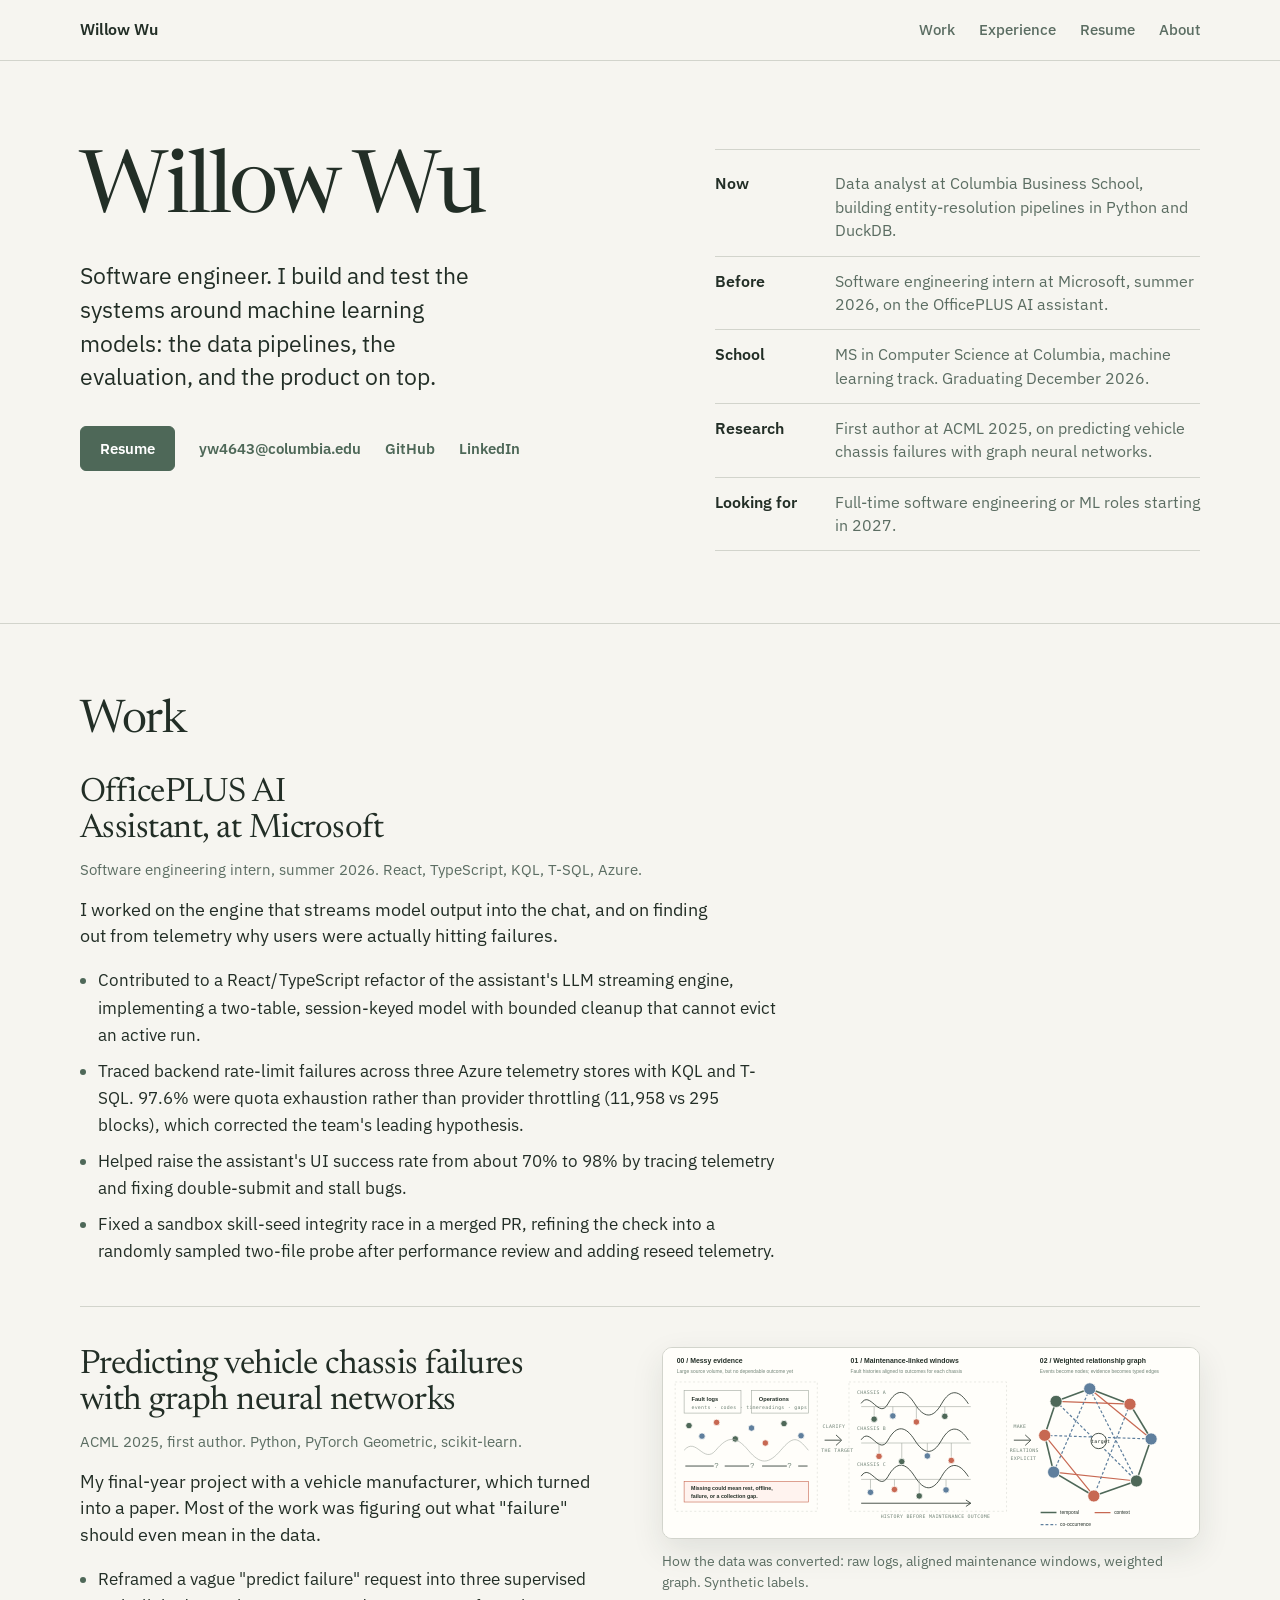
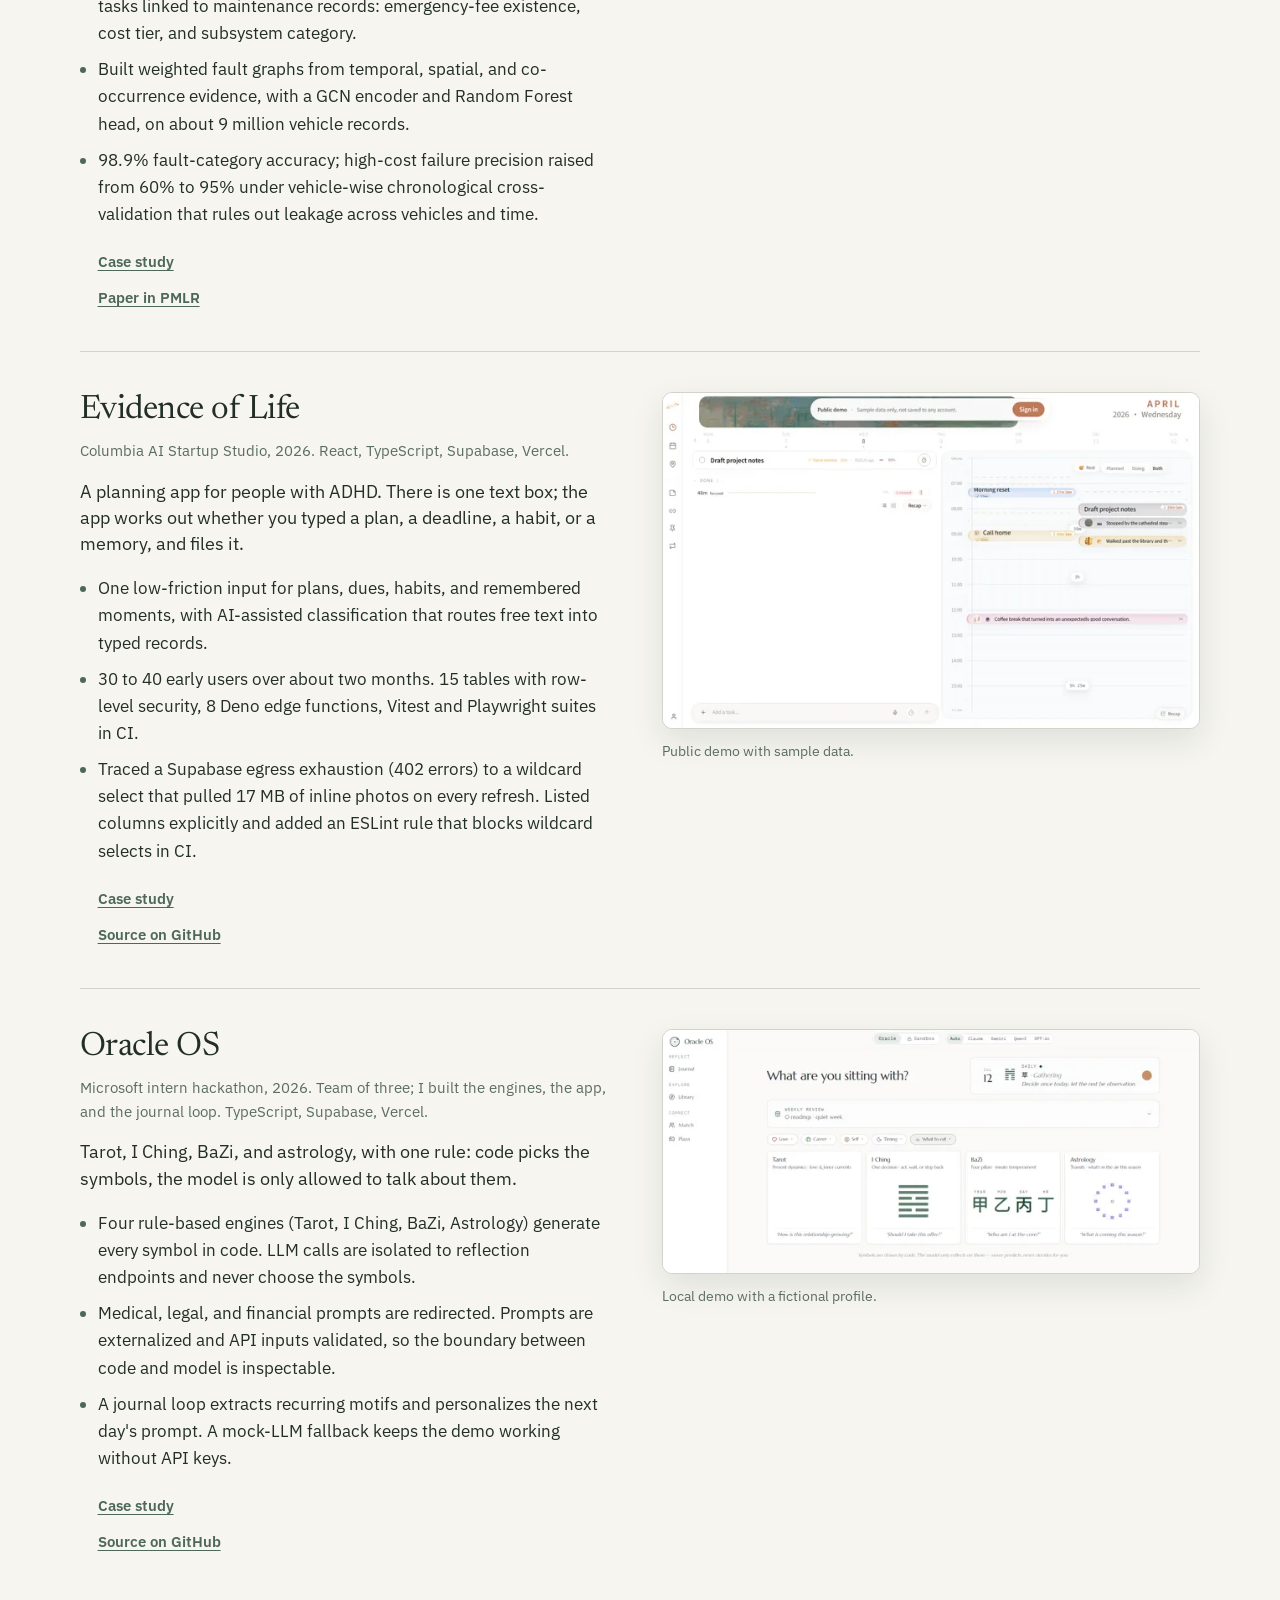
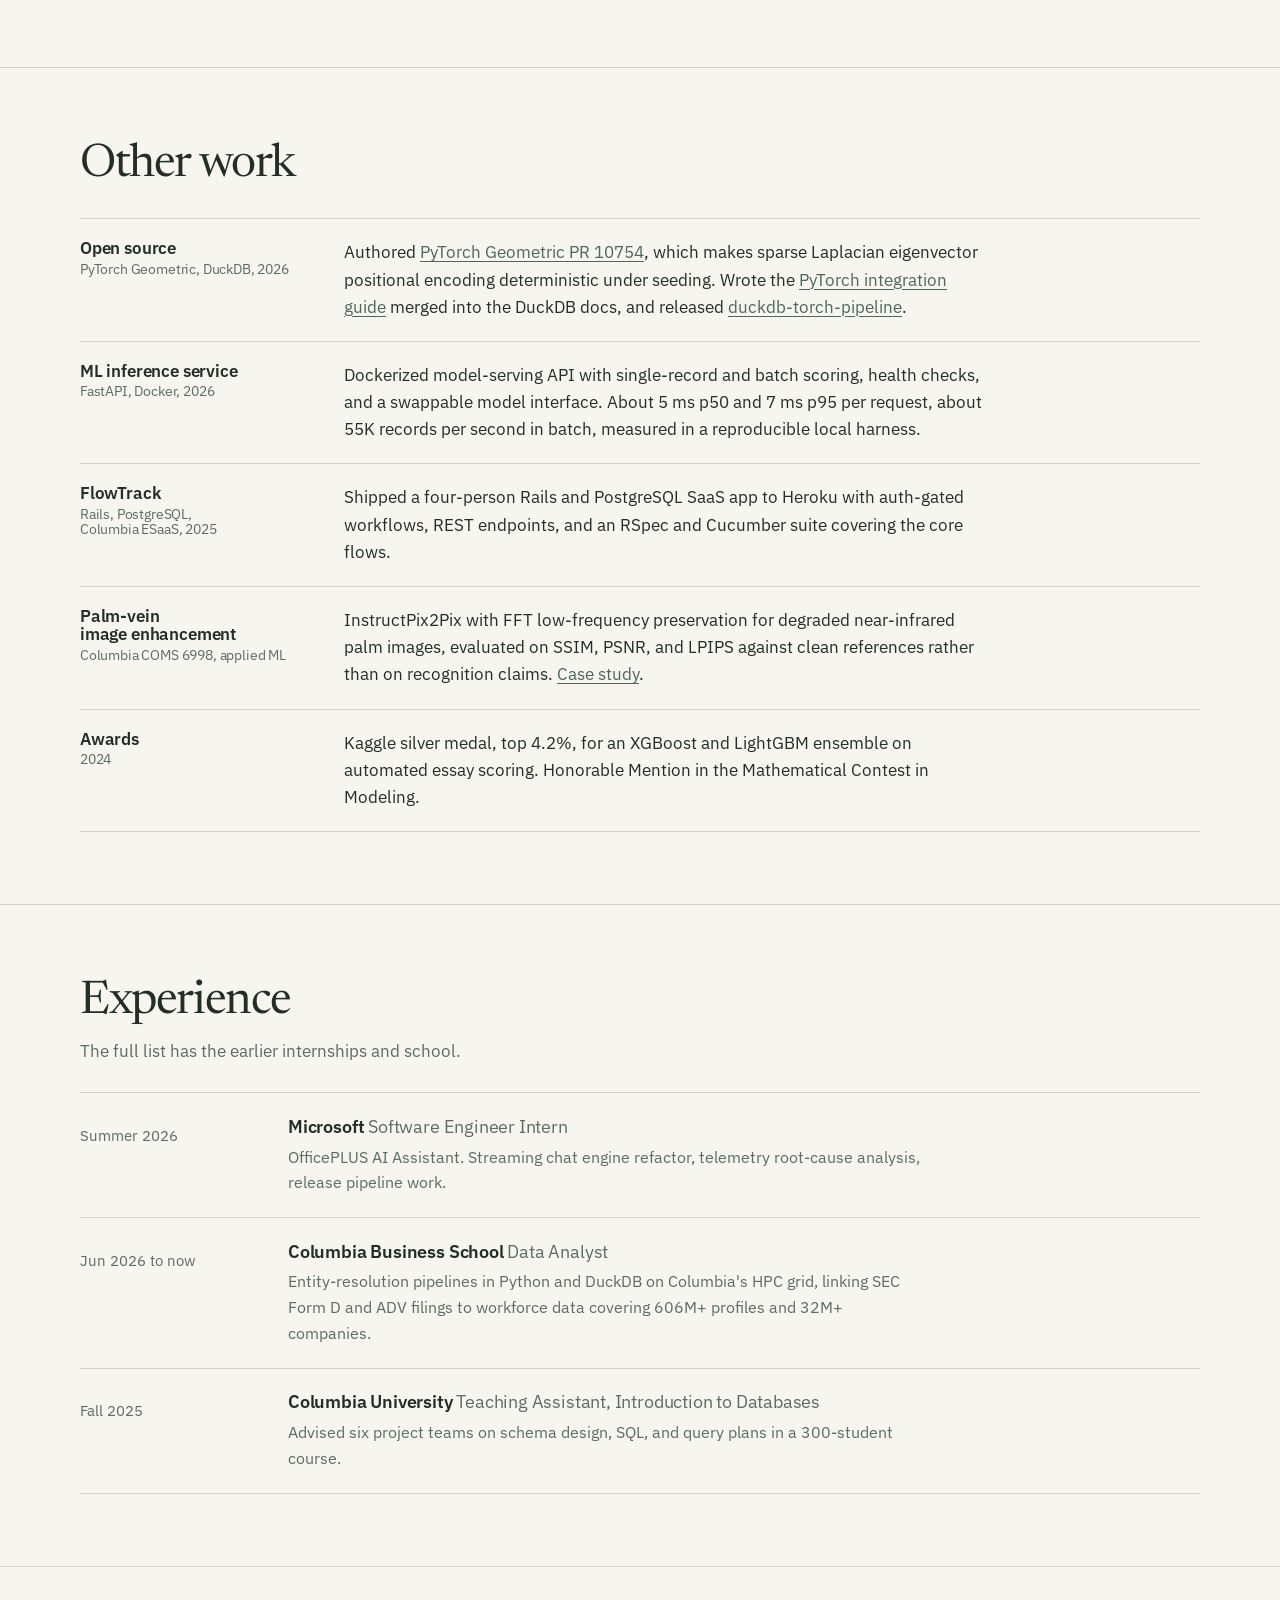
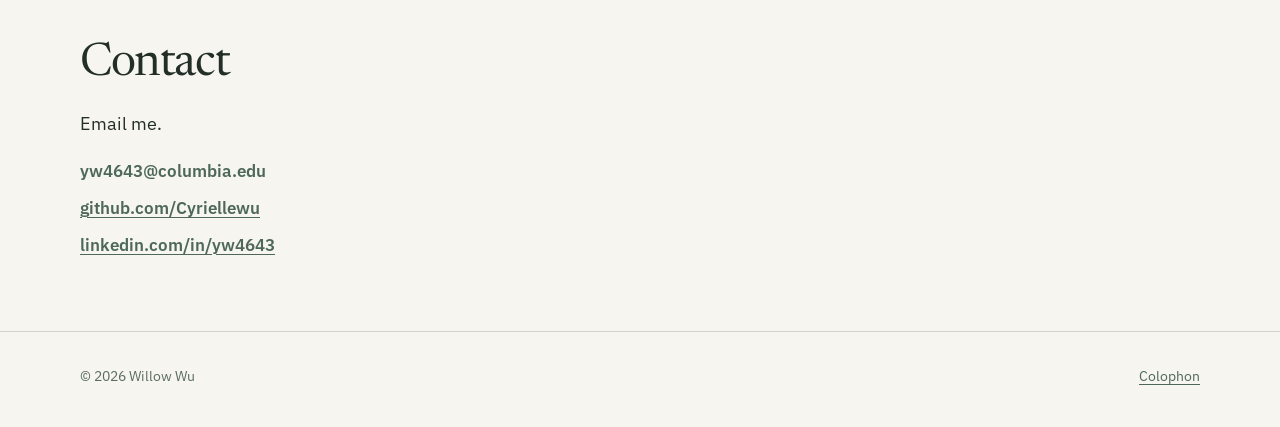
<file: index.html>
<!doctype html>
<html lang="en">
  <head>
    <meta charset="UTF-8" />
    <meta name="viewport" content="width=device-width, initial-scale=1.0, viewport-fit=cover" />
    <meta name="description" content="Willow Wu is a software engineer with applied-ML depth: Columbia MSCS, Microsoft software engineering intern, first author at ACML 2025." />
    <link rel="canonical" href="https://cyriellewu.github.io/willow-portfolio/" />
    <meta property="og:type" content="website" />
    <meta property="og:site_name" content="Willow Wu" />
    <meta property="og:title" content="Willow Wu, software engineer" />
    <meta property="og:description" content="Software engineer with applied-ML depth. Columbia MSCS, Microsoft intern, first author at ACML 2025." />
    <meta property="og:url" content="https://cyriellewu.github.io/willow-portfolio/" />
    <meta property="og:image" content="https://cyriellewu.github.io/willow-portfolio/assets/social/home-og-1200x630.png" />
    <meta name="twitter:card" content="summary_large_image" />
    <meta name="twitter:title" content="Willow Wu, software engineer" />
    <meta name="twitter:description" content="Software engineer with applied-ML depth. Columbia MSCS, Microsoft intern, first author at ACML 2025." />
    <meta name="twitter:image" content="https://cyriellewu.github.io/willow-portfolio/assets/social/home-og-1200x630.png" />
    <title>Willow Wu</title>
    <script type="application/ld+json">
      {
        "@context": "https://schema.org",
        "@type": "ProfilePage",
        "url": "https://cyriellewu.github.io/willow-portfolio/",
        "name": "Willow Wu",
        "mainEntity": {
          "@type": "Person",
          "name": "Willow Wu",
          "jobTitle": "Software Engineer",
          "url": "https://cyriellewu.github.io/willow-portfolio/",
          "sameAs": ["https://www.linkedin.com/in/yw4643", "https://github.com/Cyriellewu"]
        }
      }
    </script>
    <link rel="icon" href="favicon.svg" type="image/svg+xml" />
    <link rel="preload" href="assets/fonts/newsreader-latin.woff2" as="font" type="font/woff2" crossorigin />
    <link rel="preload" href="assets/fonts/ibm-plex-sans-latin.woff2" as="font" type="font/woff2" crossorigin />
    <link rel="stylesheet" href="styles.css" />
  </head>
  <body>
    <a class="skip-link" href="#main">Skip to content</a>
    <header class="site-header">
      <div class="wrap">
        <a class="site-name" href="index.html">Willow Wu</a>
        <nav class="site-nav" aria-label="Primary">
          <a href="#work">Work</a>
          <a href="path.html">Experience</a>
          <a href="resumes.html">Resume</a>
          <a href="about.html">About</a>
        </nav>
      </div>
    </header>

    <main id="main">
      <section class="wrap hero">
        <div class="hero-main">
          <h1>Willow Wu</h1>
          <p class="hero-lede">Software engineer. I build and test the systems around machine learning models: the data pipelines, the evaluation, and the product on top.</p>
          <div class="hero-actions">
            <a class="btn btn-primary" href="resumes.html">Resume</a>
            <button type="button" class="link copy-email" data-email="yw4643@columbia.edu">yw4643@columbia.edu</button>
            <a class="link" href="https://github.com/Cyriellewu" target="_blank" rel="noreferrer">GitHub</a>
            <a class="link" href="https://www.linkedin.com/in/yw4643" target="_blank" rel="noreferrer">LinkedIn</a>
          </div>
        </div>
        <dl class="hero-facts">
          <div><dt>Now</dt><dd>Data analyst at Columbia Business School, building entity-resolution pipelines in Python and DuckDB.</dd></div>
          <div><dt>Before</dt><dd>Software engineering intern at Microsoft, summer 2026, on the OfficePLUS AI assistant.</dd></div>
          <div><dt>School</dt><dd>MS in Computer Science at Columbia, machine learning track. Graduating December 2026.</dd></div>
          <div><dt>Research</dt><dd>First author at ACML 2025, on predicting vehicle chassis failures with graph neural networks.</dd></div>
          <div><dt>Looking for</dt><dd>Full-time software engineering or ML roles starting in 2027.</dd></div>
        </dl>
      </section>

      <section id="work" class="section">
        <div class="wrap section-grid">
          <h2 class="section-label">Work</h2>
          <div class="project-list">

            <article class="project no-figure">
              <div>
                <h3>OfficePLUS AI Assistant, at Microsoft</h3>
                <p class="meta">Software engineering intern, summer 2026. React, TypeScript, KQL, T-SQL, Azure.</p>
                <p class="summary">I worked on the engine that streams model output into the chat, and on finding out from telemetry why users were actually hitting failures.</p>
                <ul>
                  <li>Contributed to a React/TypeScript refactor of the assistant's LLM streaming engine, implementing a two-table, session-keyed model with bounded cleanup that cannot evict an active run.</li>
                  <li>Traced backend rate-limit failures across three Azure telemetry stores with KQL and T-SQL. 97.6% were quota exhaustion rather than provider throttling (11,958 vs 295 blocks), which corrected the team's leading hypothesis.</li>
                  <li>Helped raise the assistant's UI success rate from about 70% to 98% by tracing telemetry and fixing double-submit and stall bugs.</li>
                  <li>Fixed a sandbox skill-seed integrity race in a merged PR, refining the check into a randomly sampled two-file probe after performance review and adding reseed telemetry.</li>
                </ul>
              </div>
            </article>

            <article class="project">
              <div>
                <h3>Predicting vehicle chassis failures with graph neural networks</h3>
                <p class="meta">ACML 2025, first author. Python, PyTorch Geometric, scikit-learn.</p>
                <p class="summary">My final-year project with a vehicle manufacturer, which turned into a paper. Most of the work was figuring out what "failure" should even mean in the data.</p>
                <ul>
                  <li>Reframed a vague "predict failure" request into three supervised tasks linked to maintenance records: emergency-fee existence, cost tier, and subsystem category.</li>
                  <li>Built weighted fault graphs from temporal, spatial, and co-occurrence evidence, with a GCN encoder and Random Forest head, on about 9 million vehicle records.</li>
                  <li>98.9% fault-category accuracy; high-cost failure precision raised from 60% to 95% under vehicle-wise chronological cross-validation that rules out leakage across vehicles and time.</li>
                </ul>
                <ul class="link-list links">
                  <li><a class="link" href="work/acml.html">Case study</a></li>
                  <li><a class="link" href="https://proceedings.mlr.press/v304/you26a.html" target="_blank" rel="noreferrer">Paper in PMLR</a></li>
                </ul>
              </div>
              <figure class="shot">
                <button type="button" class="frame" data-caption="From raw fault logs to maintenance-linked windows to a weighted relationship graph. All labels are synthetic.">
                  <img src="assets/projects/acml-graph-conversion.svg" width="1320" height="470" decoding="async" alt="Three stages: messy fault evidence, maintenance-linked windows, and a weighted relationship graph with temporal, context and co-occurrence edges" />
                </button>
                <figcaption>How the data was converted: raw logs, aligned maintenance windows, weighted graph. Synthetic labels.</figcaption>
              </figure>
            </article>

            <article class="project">
              <div>
                <h3>Evidence of Life</h3>
                <p class="meta">Columbia AI Startup Studio, 2026. React, TypeScript, Supabase, Vercel.</p>
                <p class="summary">A planning app for people with ADHD. There is one text box; the app works out whether you typed a plan, a deadline, a habit, or a memory, and files it.</p>
                <ul>
                  <li>One low-friction input for plans, dues, habits, and remembered moments, with AI-assisted classification that routes free text into typed records.</li>
                  <li>30 to 40 early users over about two months. 15 tables with row-level security, 8 Deno edge functions, Vitest and Playwright suites in CI.</li>
                  <li>Traced a Supabase egress exhaustion (402 errors) to a wildcard select that pulled 17 MB of inline photos on every refresh. Listed columns explicitly and added an ESLint rule that blocks wildcard selects in CI.</li>
                </ul>
                <ul class="link-list links">
                  <li><a class="link" href="work/evidence-of-life.html">Case study</a></li>
                  <li><a class="link" href="https://github.com/Cyriellewu/evidenceoflife-v2" target="_blank" rel="noreferrer">Source on GitHub</a></li>
                </ul>
              </div>
              <figure class="shot">
                <button type="button" class="frame" data-caption="Evidence of Life public demo rendered from sample data. No real account is shown.">
                  <picture>
                    <source type="image/webp" srcset="assets/projects/evidence-of-life-demo-640.webp 640w, assets/projects/evidence-of-life-demo-1200.webp 1200w" sizes="(max-width: 860px) calc(100vw - 40px), 470px" />
                    <img src="assets/projects/evidence-of-life-demo.png" width="1440" height="900" loading="lazy" decoding="async" alt="Evidence of Life public demo showing a sample week with tasks, a focus timer and a day timeline" />
                  </picture>
                </button>
                <figcaption>Public demo with sample data.</figcaption>
              </figure>
            </article>

            <article class="project">
              <div>
                <h3>Oracle OS</h3>
                <p class="meta">Microsoft intern hackathon, 2026. Team of three; I built the engines, the app, and the journal loop. TypeScript, Supabase, Vercel.</p>
                <p class="summary">Tarot, I Ching, BaZi, and astrology, with one rule: code picks the symbols, the model is only allowed to talk about them.</p>
                <ul>
                  <li>Four rule-based engines (Tarot, I Ching, BaZi, Astrology) generate every symbol in code. LLM calls are isolated to reflection endpoints and never choose the symbols.</li>
                  <li>Medical, legal, and financial prompts are redirected. Prompts are externalized and API inputs validated, so the boundary between code and model is inspectable.</li>
                  <li>A journal loop extracts recurring motifs and personalizes the next day's prompt. A mock-LLM fallback keeps the demo working without API keys.</li>
                </ul>
                <ul class="link-list links">
                  <li><a class="link" href="work/oracle-os.html">Case study</a></li>
                  <li><a class="link" href="https://github.com/Cyriellewu/oracle-os" target="_blank" rel="noreferrer">Source on GitHub</a></li>
                </ul>
              </div>
              <figure class="shot">
                <button type="button" class="frame" data-caption="Oracle OS local demo with a fictional profile. The symbols shown are selected by application logic.">
                  <picture>
                    <source type="image/webp" srcset="assets/projects/oracle-os-demo-640.webp 640w, assets/projects/oracle-os-demo-1200.webp 1200w" sizes="(max-width: 860px) calc(100vw - 40px), 470px" />
                    <img src="assets/projects/oracle-os-demo.png" width="1280" height="580" loading="lazy" decoding="async" alt="Oracle OS demo showing Tarot, I Ching, BaZi and Astrology lenses generated by code" />
                  </picture>
                </button>
                <figcaption>Local demo with a fictional profile.</figcaption>
              </figure>
            </article>

          </div>
        </div>
      </section>

      <section class="section">
        <div class="wrap section-grid">
          <h2 class="section-label">Other work</h2>
          <div class="more-work">
            <div>
              <h4>Open source<span>PyTorch Geometric, DuckDB, 2026</span></h4>
              <p>Authored <a href="https://github.com/pyg-team/pytorch_geometric/pull/10754" target="_blank" rel="noreferrer">PyTorch Geometric PR 10754</a>, which makes sparse Laplacian eigenvector positional encoding deterministic under seeding. Wrote the <a href="https://github.com/duckdb/duckdb-web/pull/7049" target="_blank" rel="noreferrer">PyTorch integration guide</a> merged into the DuckDB docs, and released <a href="https://github.com/Cyriellewu/duckdb-torch-pipeline" target="_blank" rel="noreferrer">duckdb-torch-pipeline</a>.</p>
            </div>
            <div>
              <h4>ML inference service<span>FastAPI, Docker, 2026</span></h4>
              <p>Dockerized model-serving API with single-record and batch scoring, health checks, and a swappable model interface. About 5 ms p50 and 7 ms p95 per request, about 55K records per second in batch, measured in a reproducible local harness.</p>
            </div>
            <div>
              <h4>FlowTrack<span>Rails, PostgreSQL, Columbia ESaaS, 2025</span></h4>
              <p>Shipped a four-person Rails and PostgreSQL SaaS app to Heroku with auth-gated workflows, REST endpoints, and an RSpec and Cucumber suite covering the core flows.</p>
            </div>
            <div>
              <h4>Palm-vein image enhancement<span>Columbia COMS 6998, applied ML</span></h4>
              <p>InstructPix2Pix with FFT low-frequency preservation for degraded near-infrared palm images, evaluated on SSIM, PSNR, and LPIPS against clean references rather than on recognition claims. <a href="work/palm-vein.html">Case study</a>.</p>
            </div>
            <div>
              <h4>Awards<span>2024</span></h4>
              <p>Kaggle silver medal, top 4.2%, for an XGBoost and LightGBM ensemble on automated essay scoring. Honorable Mention in the Mathematical Contest in Modeling.</p>
            </div>
          </div>
        </div>
      </section>

      <section class="section">
        <div class="wrap section-grid">
          <h2 class="section-label">Experience<span>The <a href="path.html">full list</a> has the earlier internships and school.</span></h2>
          <div>
            <div class="rows">
              <article class="row">
                <p class="when">Summer 2026</p>
                <div>
                  <h3>Microsoft <span>Software Engineer Intern</span></h3>
                  <p>OfficePLUS AI Assistant. Streaming chat engine refactor, telemetry root-cause analysis, release pipeline work.</p>
                </div>
              </article>
              <article class="row">
                <p class="when">Jun 2026 to now</p>
                <div>
                  <h3>Columbia Business School <span>Data Analyst</span></h3>
                  <p>Entity-resolution pipelines in Python and DuckDB on Columbia's HPC grid, linking SEC Form D and ADV filings to workforce data covering 606M+ profiles and 32M+ companies.</p>
                </div>
              </article>
              <article class="row">
                <p class="when">Fall 2025</p>
                <div>
                  <h3>Columbia University <span>Teaching Assistant, Introduction to Databases</span></h3>
                  <p>Advised six project teams on schema design, SQL, and query plans in a 300-student course.</p>
                </div>
              </article>
            </div>
          </div>
        </div>
      </section>

            <section class="section contact">
        <div class="wrap section-grid">
          <h2 class="section-label">Contact</h2>
          <div>
            <p>Email me.</p>
            <ul class="contact-list">
              <li><button type="button" class="copy-email" data-email="yw4643@columbia.edu">yw4643@columbia.edu</button></li>
              <li><a href="https://github.com/Cyriellewu" target="_blank" rel="noreferrer">github.com/Cyriellewu</a></li>
              <li><a href="https://www.linkedin.com/in/yw4643" target="_blank" rel="noreferrer">linkedin.com/in/yw4643</a></li>
            </ul>
          </div>
        </div>
      </section>
    </main>

    <dialog class="viewer" id="viewer" aria-label="Image viewer">
      <button type="button" class="viewer-close">Close</button>
      <img alt="" />
      <p></p>
    </dialog>

    <footer class="site-footer">
      <div class="wrap">
        <p>© <span id="year">2026</span> Willow Wu</p>
        <p><a href="colophon.html">Colophon</a></p>
      </div>
    </footer>
    <script src="app.js"></script>
  </body>
</html>
</file>
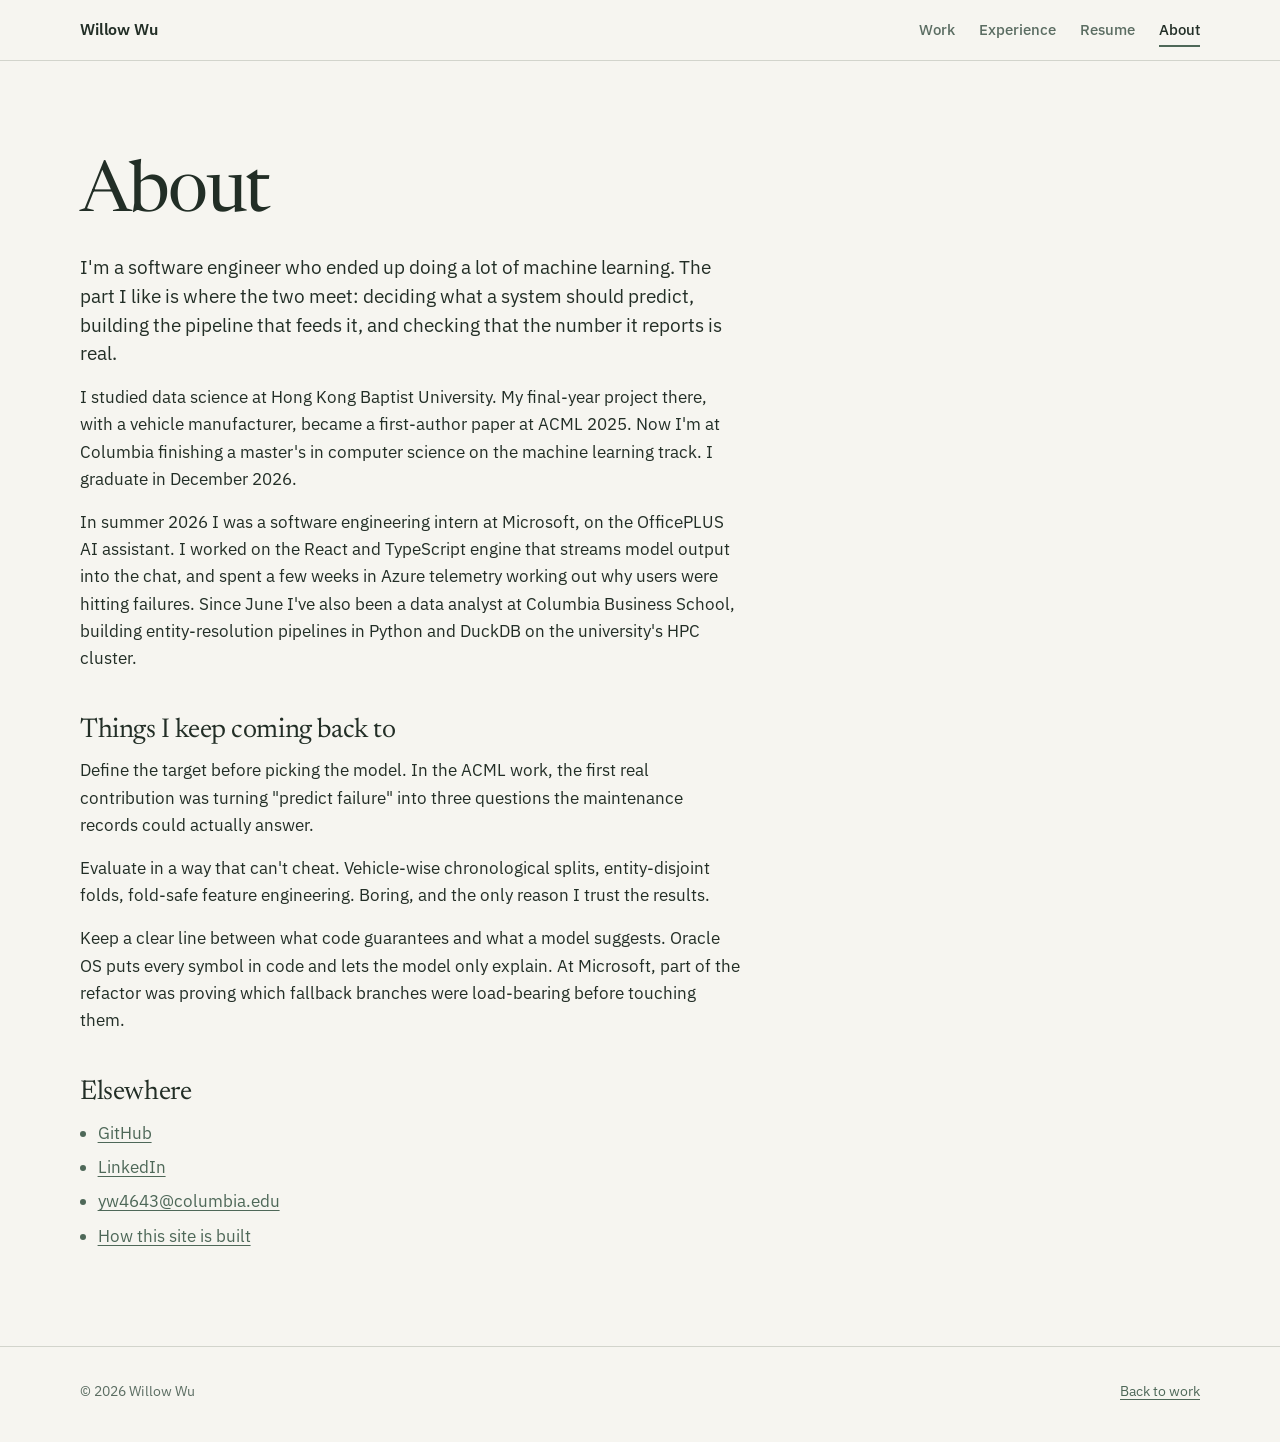
<file: about.html>
<!doctype html>
<html lang="en">
  <head>
    <meta charset="UTF-8" />
    <meta name="viewport" content="width=device-width, initial-scale=1.0, viewport-fit=cover" />
    <meta name="description" content="About Willow Wu, a software engineer with applied-ML depth finishing an MS in Computer Science at Columbia." />
    <link rel="canonical" href="https://cyriellewu.github.io/willow-portfolio/about.html" />
    <meta property="og:type" content="website" />
    <meta property="og:site_name" content="Willow Wu" />
    <meta property="og:title" content="About Willow Wu" />
    <meta property="og:description" content="Software engineer with applied-ML depth, Columbia MSCS, graduating December 2026." />
    <meta property="og:url" content="https://cyriellewu.github.io/willow-portfolio/about.html" />
    <meta property="og:image" content="https://cyriellewu.github.io/willow-portfolio/assets/social/home-og-1200x630.png" />
    <meta name="twitter:card" content="summary_large_image" />
    <title>About Willow Wu</title>
    <link rel="icon" href="favicon.svg" type="image/svg+xml" />
    <link rel="preload" href="assets/fonts/newsreader-latin.woff2" as="font" type="font/woff2" crossorigin />
    <link rel="preload" href="assets/fonts/ibm-plex-sans-latin.woff2" as="font" type="font/woff2" crossorigin />
    <link rel="stylesheet" href="styles.css" />
  </head>
  <body>
    <a class="skip-link" href="#main">Skip to content</a>
    <header class="site-header">
      <div class="wrap">
        <a class="site-name" href="index.html">Willow Wu</a>
        <nav class="site-nav" aria-label="Primary">
          <a href="index.html#work">Work</a>
          <a href="path.html">Experience</a>
          <a href="resumes.html">Resume</a>
          <a href="about.html" aria-current="page">About</a>
        </nav>
      </div>
    </header>

    <main id="main" class="wrap page">
      <h1>About</h1>
      <div class="prose">
        <p class="lede">I'm a software engineer who ended up doing a lot of machine learning. The part I like is where the two meet: deciding what a system should predict, building the pipeline that feeds it, and checking that the number it reports is real.</p>
        <p>I studied data science at Hong Kong Baptist University. My final-year project there, with a vehicle manufacturer, became a first-author paper at ACML 2025. Now I'm at Columbia finishing a master's in computer science on the machine learning track. I graduate in December 2026.</p>
        <p>In summer 2026 I was a software engineering intern at Microsoft, on the OfficePLUS AI assistant. I worked on the React and TypeScript engine that streams model output into the chat, and spent a few weeks in Azure telemetry working out why users were hitting failures. Since June I've also been a data analyst at Columbia Business School, building entity-resolution pipelines in Python and DuckDB on the university's HPC cluster.</p>

        <h2>Things I keep coming back to</h2>
        <p>Define the target before picking the model. In the ACML work, the first real contribution was turning "predict failure" into three questions the maintenance records could actually answer.</p>
        <p>Evaluate in a way that can't cheat. Vehicle-wise chronological splits, entity-disjoint folds, fold-safe feature engineering. Boring, and the only reason I trust the results.</p>
        <p>Keep a clear line between what code guarantees and what a model suggests. Oracle OS puts every symbol in code and lets the model only explain. At Microsoft, part of the refactor was proving which fallback branches were load-bearing before touching them.</p>

        <h2>Elsewhere</h2>
        <ul>
          <li><a href="https://github.com/Cyriellewu" target="_blank" rel="noreferrer">GitHub</a></li>
          <li><a href="https://www.linkedin.com/in/yw4643" target="_blank" rel="noreferrer">LinkedIn</a></li>
          <li><button type="button" class="copy-email" data-email="yw4643@columbia.edu">yw4643@columbia.edu</button></li>
          <li><a href="colophon.html">How this site is built</a></li>
        </ul>
      </div>
    </main>

    <footer class="site-footer">
      <div class="wrap">
        <p>© <span id="year">2026</span> Willow Wu</p>
        <p><a href="index.html">Back to work</a></p>
      </div>
    </footer>
    <script src="app.js"></script>
  </body>
</html>
</file>
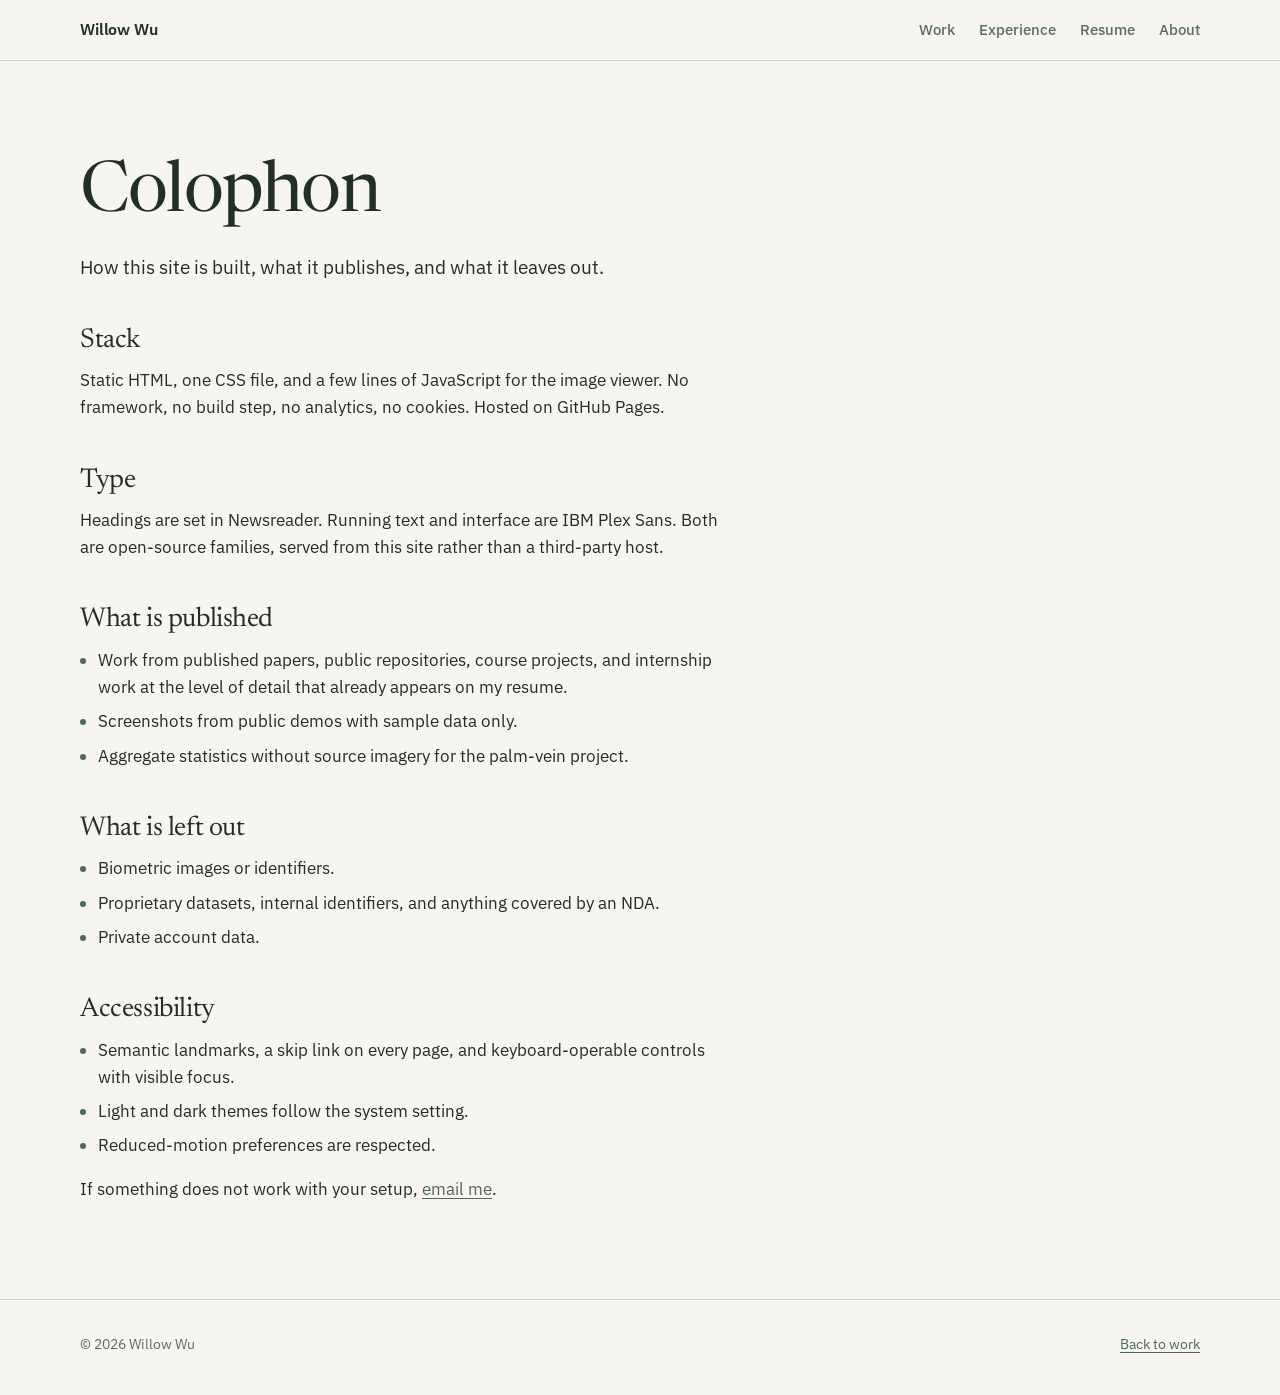
<file: colophon.html>
<!doctype html>
<html lang="en">
  <head>
    <meta charset="UTF-8" />
    <meta name="viewport" content="width=device-width, initial-scale=1.0, viewport-fit=cover" />
    <meta name="description" content="How this site is built and what is published on it." />
    <link rel="canonical" href="https://cyriellewu.github.io/willow-portfolio/colophon.html" />
    <meta property="og:type" content="website" />
    <meta property="og:site_name" content="Willow Wu" />
    <meta property="og:title" content="Colophon, Willow Wu" />
    <meta property="og:url" content="https://cyriellewu.github.io/willow-portfolio/colophon.html" />
    <meta property="og:image" content="https://cyriellewu.github.io/willow-portfolio/assets/social/home-og-1200x630.png" />
    <title>Colophon, Willow Wu</title>
    <link rel="icon" href="favicon.svg" type="image/svg+xml" />
    <link rel="preload" href="assets/fonts/newsreader-latin.woff2" as="font" type="font/woff2" crossorigin />
    <link rel="preload" href="assets/fonts/ibm-plex-sans-latin.woff2" as="font" type="font/woff2" crossorigin />
    <link rel="stylesheet" href="styles.css" />
  </head>
  <body>
    <a class="skip-link" href="#main">Skip to content</a>
    <header class="site-header">
      <div class="wrap">
        <a class="site-name" href="index.html">Willow Wu</a>
        <nav class="site-nav" aria-label="Primary">
          <a href="index.html#work">Work</a>
          <a href="path.html">Experience</a>
          <a href="resumes.html">Resume</a>
          <a href="about.html">About</a>
        </nav>
      </div>
    </header>

    <main id="main" class="wrap page">
      <h1>Colophon</h1>
      <div class="prose">
        <p class="lede">How this site is built, what it publishes, and what it leaves out.</p>

        <h2>Stack</h2>
        <p>Static HTML, one CSS file, and a few lines of JavaScript for the image viewer. No framework, no build step, no analytics, no cookies. Hosted on GitHub Pages.</p>

        <h2>Type</h2>
        <p>Headings are set in Newsreader. Running text and interface are IBM Plex Sans. Both are open-source families, served from this site rather than a third-party host.</p>

        <h2>What is published</h2>
        <ul>
          <li>Work from published papers, public repositories, course projects, and internship work at the level of detail that already appears on my resume.</li>
          <li>Screenshots from public demos with sample data only.</li>
          <li>Aggregate statistics without source imagery for the palm-vein project.</li>
        </ul>

        <h2>What is left out</h2>
        <ul>
          <li>Biometric images or identifiers.</li>
          <li>Proprietary datasets, internal identifiers, and anything covered by an NDA.</li>
          <li>Private account data.</li>
        </ul>

        <h2>Accessibility</h2>
        <ul>
          <li>Semantic landmarks, a skip link on every page, and keyboard-operable controls with visible focus.</li>
          <li>Light and dark themes follow the system setting.</li>
          <li>Reduced-motion preferences are respected.</li>
        </ul>
        <p>If something does not work with your setup, <a href="mailto:yw4643@columbia.edu">email me</a>.</p>
      </div>
    </main>

    <footer class="site-footer">
      <div class="wrap">
        <p>© <span id="year">2026</span> Willow Wu</p>
        <p><a href="index.html">Back to work</a></p>
      </div>
    </footer>
    <script src="app.js"></script>
  </body>
</html>
</file>
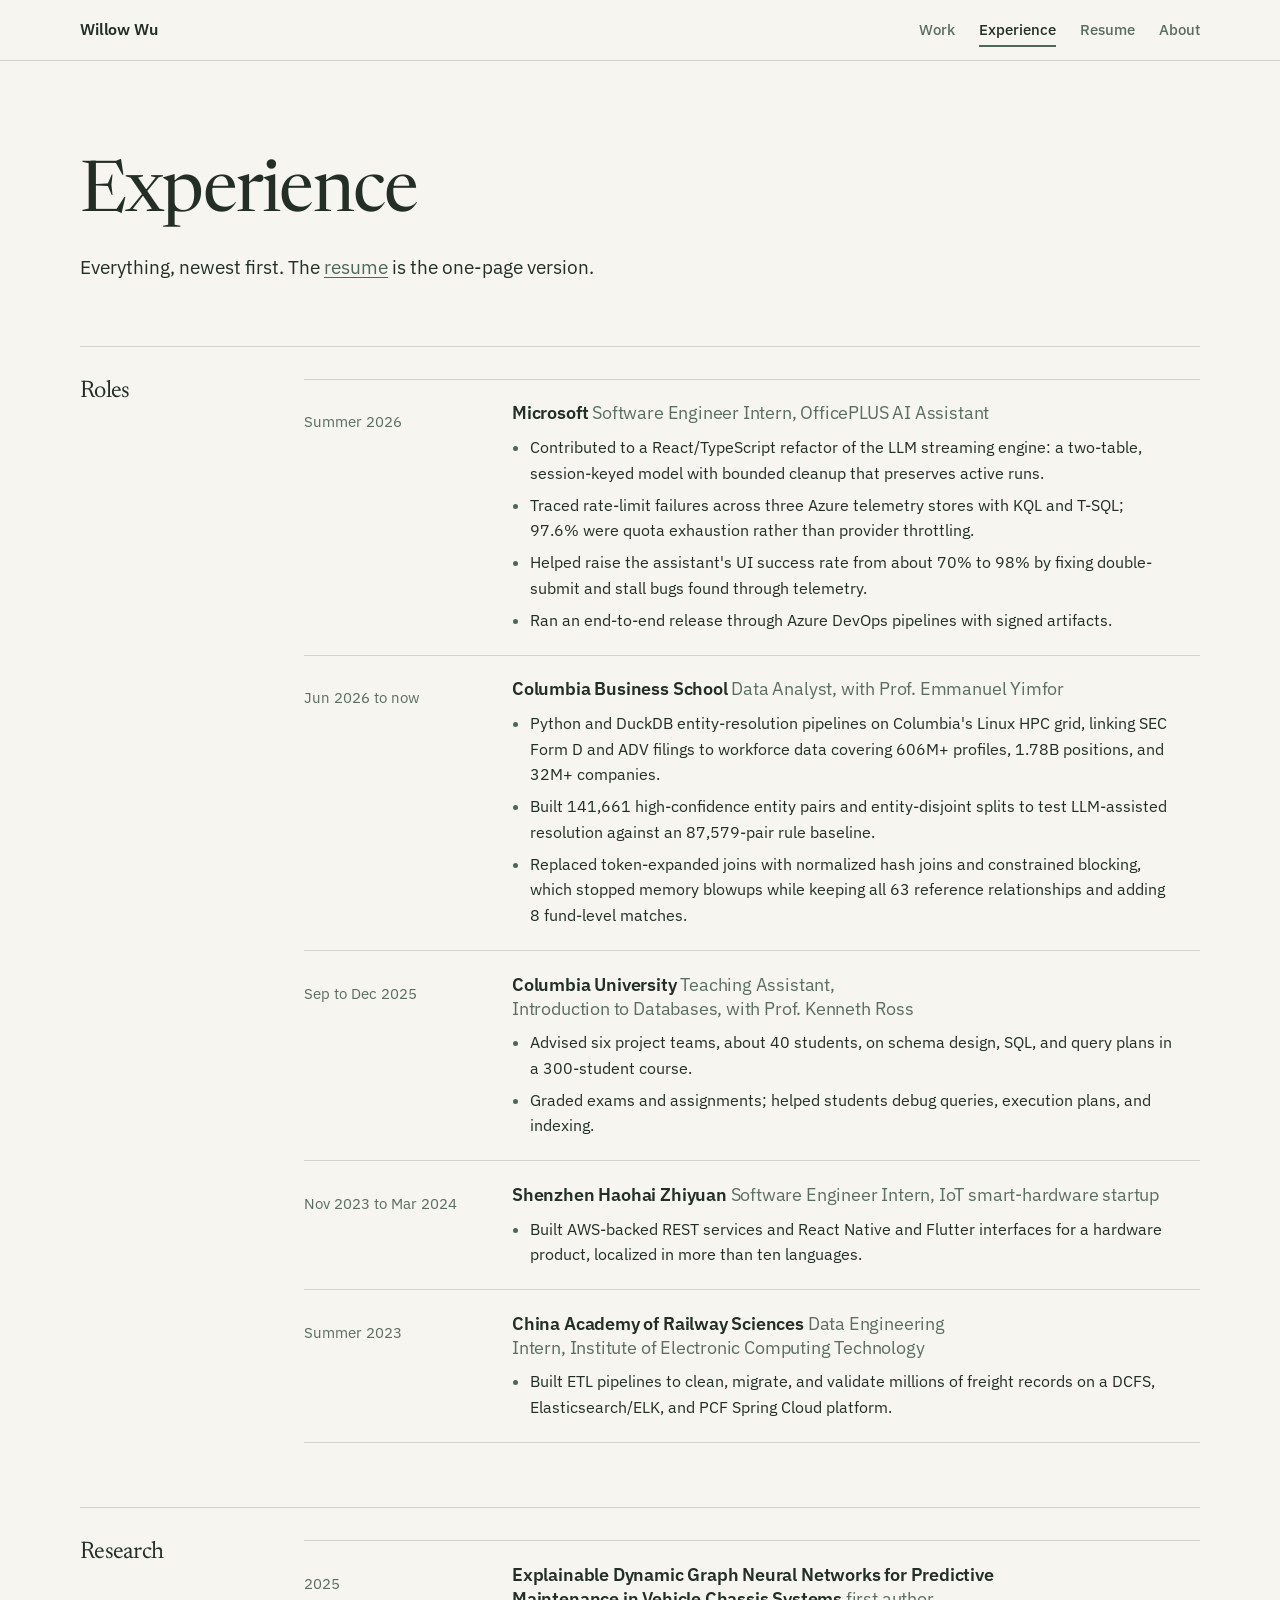
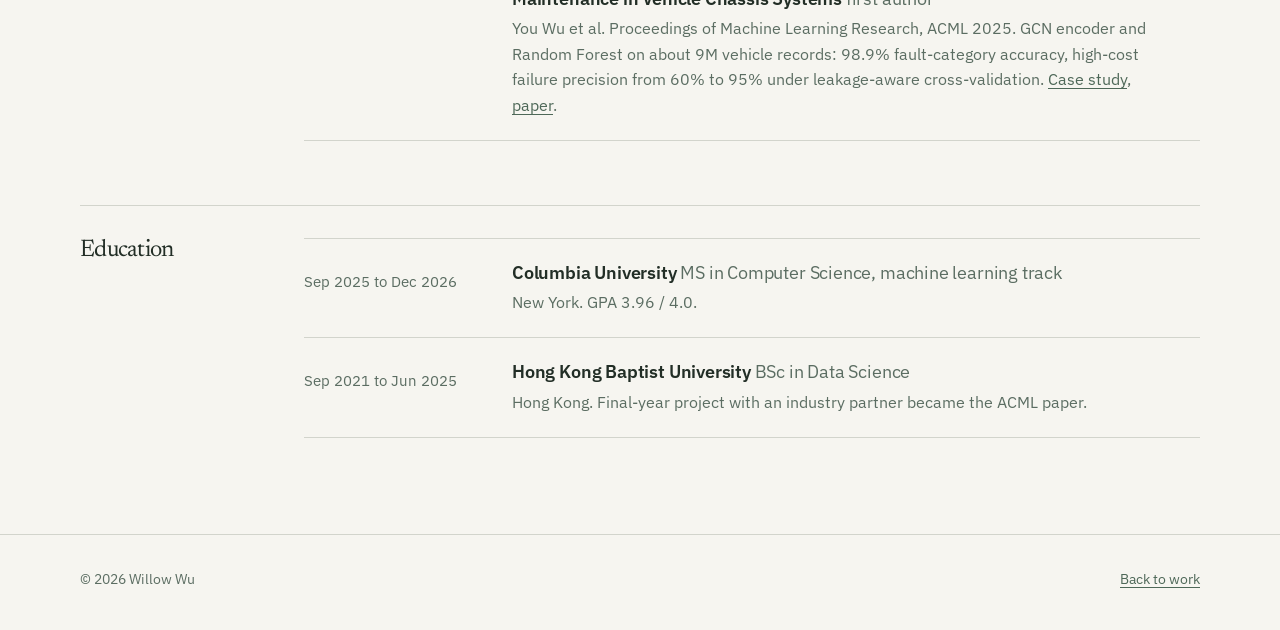
<file: path.html>
<!doctype html>
<html lang="en">
  <head>
    <meta charset="UTF-8" />
    <meta name="viewport" content="width=device-width, initial-scale=1.0, viewport-fit=cover" />
    <meta name="description" content="Experience and education timeline for Willow Wu: Microsoft, Columbia Business School, Columbia University, HKBU, and earlier software and data internships." />
    <link rel="canonical" href="https://cyriellewu.github.io/willow-portfolio/path.html" />
    <meta property="og:type" content="website" />
    <meta property="og:site_name" content="Willow Wu" />
    <meta property="og:title" content="Experience, Willow Wu" />
    <meta property="og:description" content="Roles, research, teaching, and education from 2021 to 2026." />
    <meta property="og:url" content="https://cyriellewu.github.io/willow-portfolio/path.html" />
    <meta property="og:image" content="https://cyriellewu.github.io/willow-portfolio/assets/social/home-og-1200x630.png" />
    <meta name="twitter:card" content="summary_large_image" />
    <title>Experience, Willow Wu</title>
    <link rel="icon" href="favicon.svg" type="image/svg+xml" />
    <link rel="preload" href="assets/fonts/newsreader-latin.woff2" as="font" type="font/woff2" crossorigin />
    <link rel="preload" href="assets/fonts/ibm-plex-sans-latin.woff2" as="font" type="font/woff2" crossorigin />
    <link rel="stylesheet" href="styles.css" />
  </head>
  <body>
    <a class="skip-link" href="#main">Skip to content</a>
    <header class="site-header">
      <div class="wrap">
        <a class="site-name" href="index.html">Willow Wu</a>
        <nav class="site-nav" aria-label="Primary">
          <a href="index.html#work">Work</a>
          <a href="path.html" aria-current="page">Experience</a>
          <a href="resumes.html">Resume</a>
          <a href="about.html">About</a>
        </nav>
      </div>
    </header>

    <main id="main" class="wrap page">
      <h1>Experience</h1>
      <p class="lede">Everything, newest first. The <a href="resumes.html">resume</a> is the one-page version.</p>

      <div class="stack">
        <div class="section-grid">
          <h2 class="section-label">Roles</h2>
          <div class="rows">
            <article class="row">
              <p class="when">Summer 2026</p>
              <div>
                <h3>Microsoft <span>Software Engineer Intern, OfficePLUS AI Assistant</span></h3>
                <ul>
                  <li>Contributed to a React/TypeScript refactor of the LLM streaming engine: a two-table, session-keyed model with bounded cleanup that preserves active runs.</li>
                  <li>Traced rate-limit failures across three Azure telemetry stores with KQL and T-SQL; 97.6% were quota exhaustion rather than provider throttling.</li>
                  <li>Helped raise the assistant's UI success rate from about 70% to 98% by fixing double-submit and stall bugs found through telemetry.</li>
                  <li>Ran an end-to-end release through Azure DevOps pipelines with signed artifacts.</li>
                </ul>
              </div>
            </article>
            <article class="row">
              <p class="when">Jun 2026 to now</p>
              <div>
                <h3>Columbia Business School <span>Data Analyst, with Prof. Emmanuel Yimfor</span></h3>
                <ul>
                  <li>Python and DuckDB entity-resolution pipelines on Columbia's Linux HPC grid, linking SEC Form D and ADV filings to workforce data covering 606M+ profiles, 1.78B positions, and 32M+ companies.</li>
                  <li>Built 141,661 high-confidence entity pairs and entity-disjoint splits to test LLM-assisted resolution against an 87,579-pair rule baseline.</li>
                  <li>Replaced token-expanded joins with normalized hash joins and constrained blocking, which stopped memory blowups while keeping all 63 reference relationships and adding 8 fund-level matches.</li>
                </ul>
              </div>
            </article>
            <article class="row">
              <p class="when">Sep to Dec 2025</p>
              <div>
                <h3>Columbia University <span>Teaching Assistant, Introduction to Databases, with Prof. Kenneth Ross</span></h3>
                <ul>
                  <li>Advised six project teams, about 40 students, on schema design, SQL, and query plans in a 300-student course.</li>
                  <li>Graded exams and assignments; helped students debug queries, execution plans, and indexing.</li>
                </ul>
              </div>
            </article>
            <article class="row">
              <p class="when">Nov 2023 to Mar 2024</p>
              <div>
                <h3>Shenzhen Haohai Zhiyuan <span>Software Engineer Intern, IoT smart-hardware startup</span></h3>
                <ul>
                  <li>Built AWS-backed REST services and React Native and Flutter interfaces for a hardware product, localized in more than ten languages.</li>
                </ul>
              </div>
            </article>
            <article class="row">
              <p class="when">Summer 2023</p>
              <div>
                <h3>China Academy of Railway Sciences <span>Data Engineering Intern, Institute of Electronic Computing Technology</span></h3>
                <ul>
                  <li>Built ETL pipelines to clean, migrate, and validate millions of freight records on a DCFS, Elasticsearch/ELK, and PCF Spring Cloud platform.</li>
                </ul>
              </div>
            </article>
          </div>
        </div>

        <div class="section-grid">
          <h2 class="section-label">Research</h2>
          <div class="rows">
            <article class="row">
              <p class="when">2025</p>
              <div>
                <h3>Explainable Dynamic Graph Neural Networks for Predictive Maintenance in Vehicle Chassis Systems <span>first author</span></h3>
                <p>You Wu et al. Proceedings of Machine Learning Research, ACML 2025. GCN encoder and Random Forest on about 9M vehicle records: 98.9% fault-category accuracy, high-cost failure precision from 60% to 95% under leakage-aware cross-validation. <a href="work/acml.html">Case study</a>, <a href="https://proceedings.mlr.press/v304/you26a.html" target="_blank" rel="noreferrer">paper</a>.</p>
              </div>
            </article>
          </div>
        </div>

        <div class="section-grid">
          <h2 class="section-label">Education</h2>
          <div class="rows">
            <article class="row">
              <p class="when">Sep 2025 to Dec 2026</p>
              <div>
                <h3>Columbia University <span>MS in Computer Science, machine learning track</span></h3>
                <p>New York. GPA 3.96 / 4.0.</p>
              </div>
            </article>
            <article class="row">
              <p class="when">Sep 2021 to Jun 2025</p>
              <div>
                <h3>Hong Kong Baptist University <span>BSc in Data Science</span></h3>
                <p>Hong Kong. Final-year project with an industry partner became the ACML paper.</p>
              </div>
            </article>
          </div>
        </div>
      </div>
    </main>

    <footer class="site-footer">
      <div class="wrap">
        <p>© <span id="year">2026</span> Willow Wu</p>
        <p><a href="index.html">Back to work</a></p>
      </div>
    </footer>
    <script src="app.js"></script>
  </body>
</html>
</file>
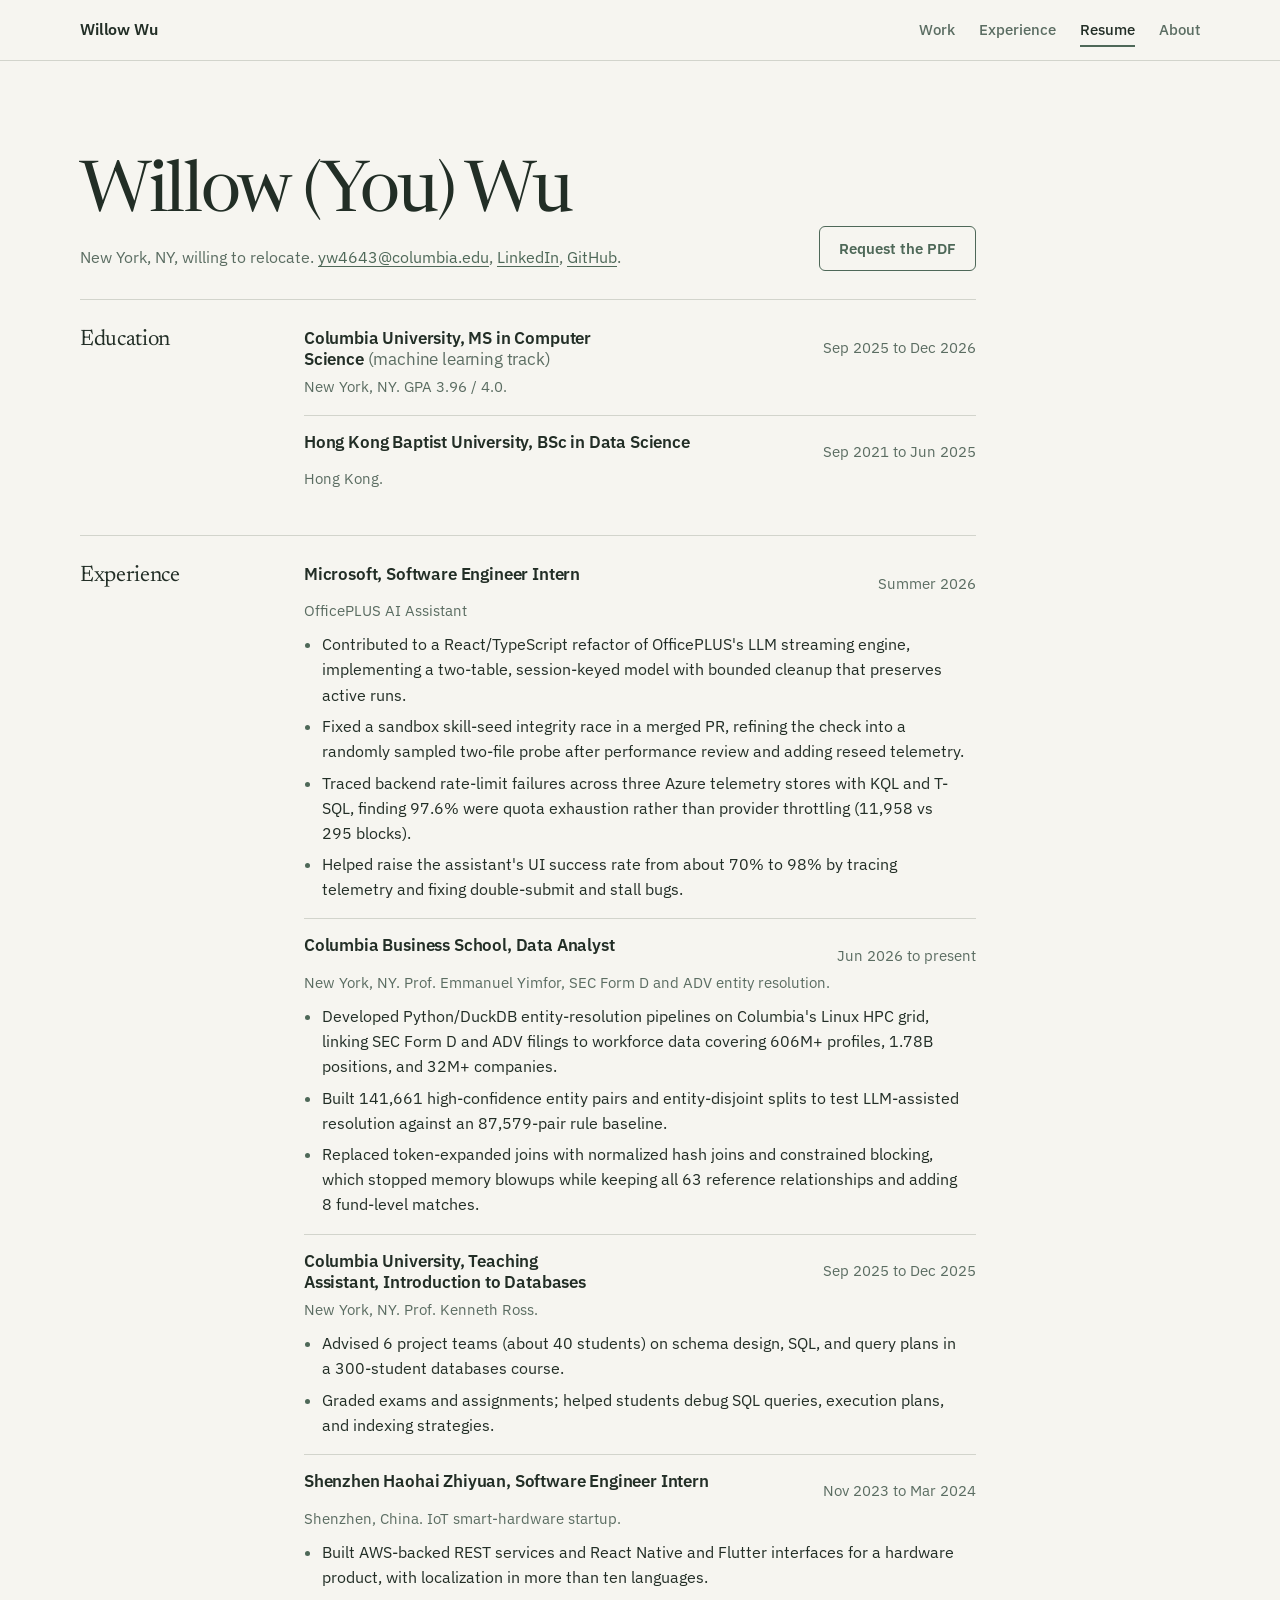
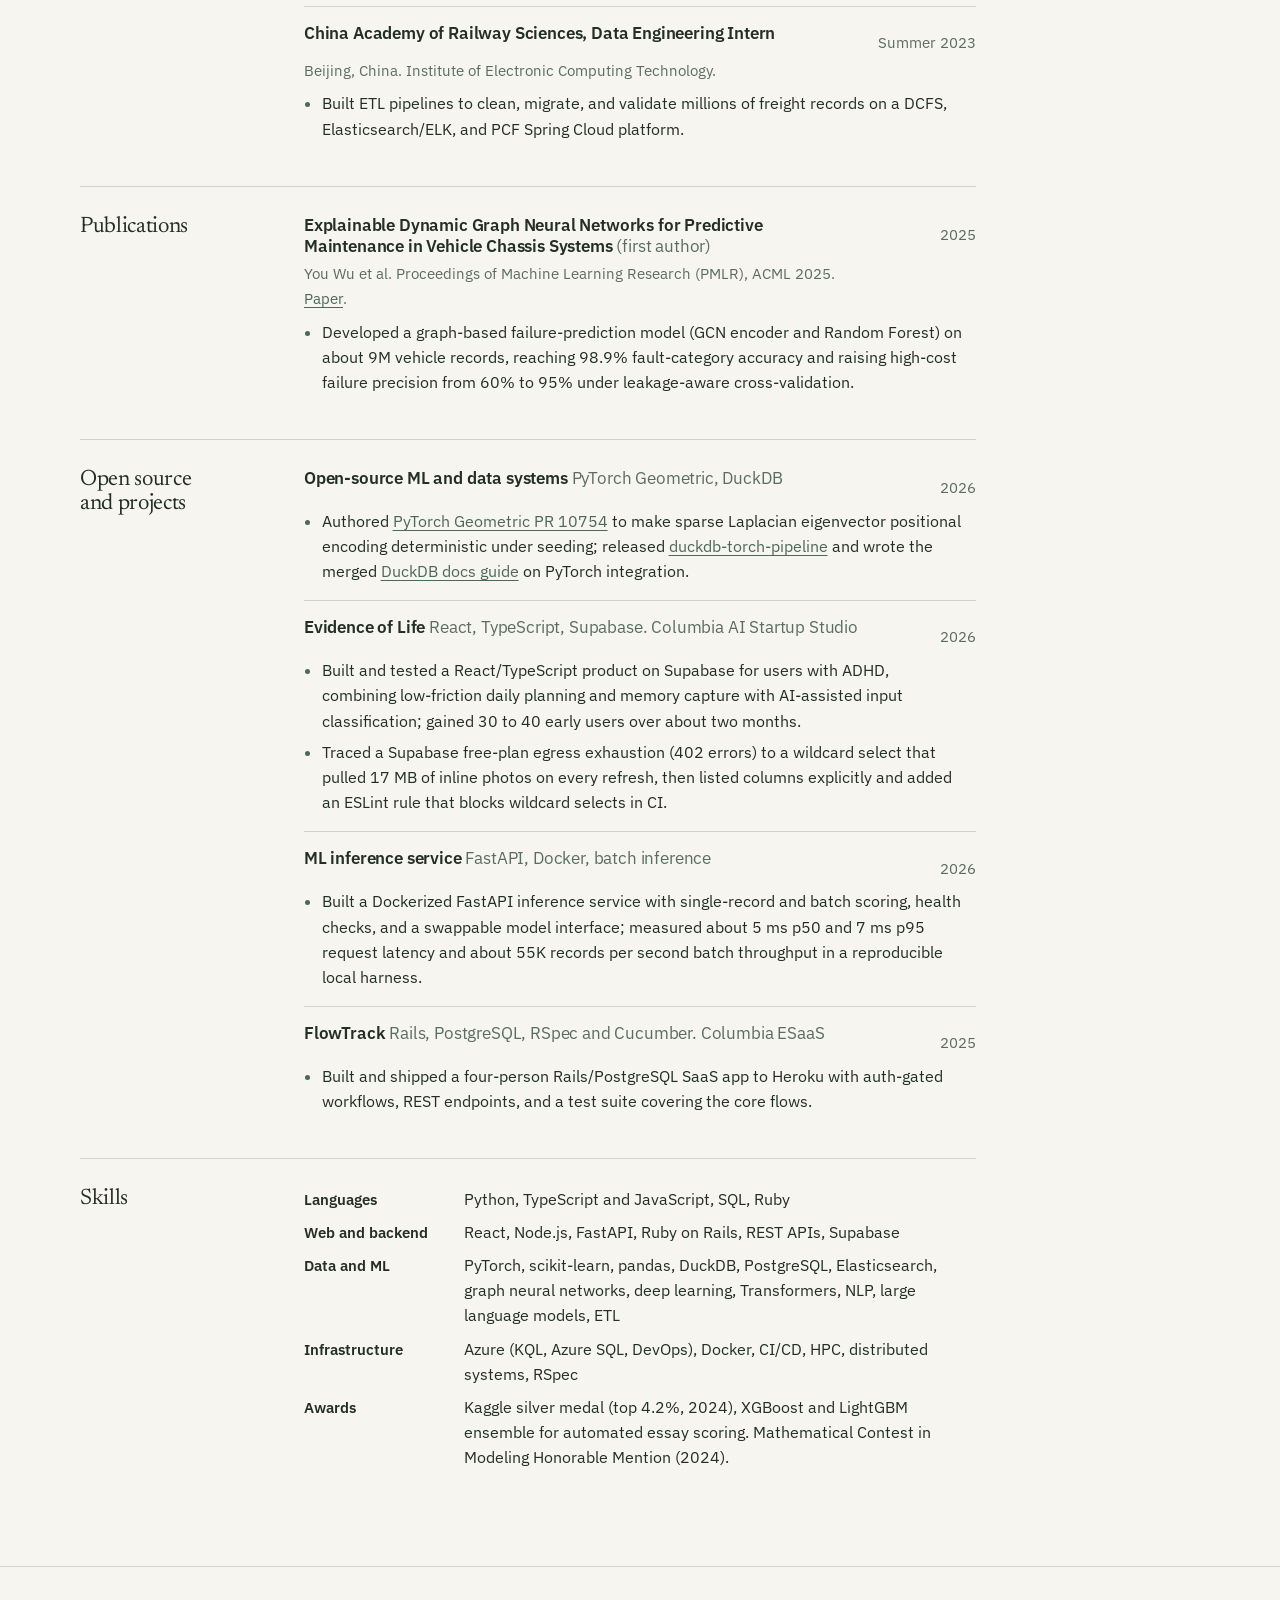
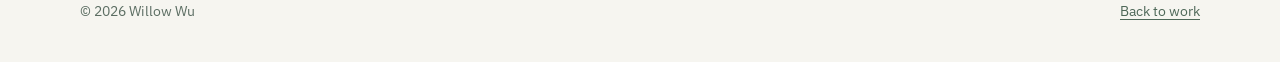
<file: resumes.html>
<!doctype html>
<html lang="en">
  <head>
    <meta charset="UTF-8" />
    <meta name="viewport" content="width=device-width, initial-scale=1.0, viewport-fit=cover" />
    <meta name="description" content="Resume of Willow Wu: software engineer with applied-ML depth, Columbia MSCS, Microsoft intern, ACML 2025 first author." />
    <link rel="canonical" href="https://cyriellewu.github.io/willow-portfolio/resumes.html" />
    <meta property="og:type" content="website" />
    <meta property="og:site_name" content="Willow Wu" />
    <meta property="og:title" content="Resume, Willow Wu" />
    <meta property="og:description" content="Software engineer with applied-ML depth. Columbia MSCS, Microsoft intern, ACML 2025 first author." />
    <meta property="og:url" content="https://cyriellewu.github.io/willow-portfolio/resumes.html" />
    <meta property="og:image" content="https://cyriellewu.github.io/willow-portfolio/assets/social/home-og-1200x630.png" />
    <meta name="twitter:card" content="summary_large_image" />
    <title>Resume, Willow Wu</title>
    <link rel="icon" href="favicon.svg" type="image/svg+xml" />
    <link rel="preload" href="assets/fonts/newsreader-latin.woff2" as="font" type="font/woff2" crossorigin />
    <link rel="preload" href="assets/fonts/ibm-plex-sans-latin.woff2" as="font" type="font/woff2" crossorigin />
    <link rel="stylesheet" href="styles.css" />
  </head>
  <body>
    <a class="skip-link" href="#main">Skip to content</a>
    <header class="site-header">
      <div class="wrap">
        <a class="site-name" href="index.html">Willow Wu</a>
        <nav class="site-nav" aria-label="Primary">
          <a href="index.html#work">Work</a>
          <a href="path.html">Experience</a>
          <a href="resumes.html" aria-current="page">Resume</a>
          <a href="about.html">About</a>
        </nav>
      </div>
    </header>

    <main id="main" class="wrap page">
      <div class="resume">
        <div class="resume-head">
          <div>
            <h1>Willow (You) Wu</h1>
            <p class="lines">New York, NY, willing to relocate. <a href="mailto:yw4643@columbia.edu">yw4643@columbia.edu</a>, <a href="https://www.linkedin.com/in/yw4643" target="_blank" rel="noreferrer">LinkedIn</a>, <a href="https://github.com/Cyriellewu" target="_blank" rel="noreferrer">GitHub</a>.</p>
          </div>
          <a class="btn" href="mailto:yw4643@columbia.edu?subject=Resume%20request">Request the PDF</a>
        </div>

        <section class="resume-section">
          <h2>Education</h2>
          <div class="rows">
            <article class="row">
              <h3>Columbia University, MS in Computer Science <span>(machine learning track)</span></h3>
              <p class="when">Sep 2025 to Dec 2026</p>
              <p class="sub">New York, NY. GPA 3.96 / 4.0.</p>
            </article>
            <article class="row">
              <h3>Hong Kong Baptist University, BSc in Data Science</h3>
              <p class="when">Sep 2021 to Jun 2025</p>
              <p class="sub">Hong Kong.</p>
            </article>
          </div>
        </section>

        <section class="resume-section">
          <h2>Experience</h2>
          <div class="rows">
            <article class="row">
              <h3>Microsoft, Software Engineer Intern</h3>
              <p class="when">Summer 2026</p>
              <p class="sub">OfficePLUS AI Assistant</p>
              <ul>
                <li>Contributed to a React/TypeScript refactor of OfficePLUS's LLM streaming engine, implementing a two-table, session-keyed model with bounded cleanup that preserves active runs.</li>
                <li>Fixed a sandbox skill-seed integrity race in a merged PR, refining the check into a randomly sampled two-file probe after performance review and adding reseed telemetry.</li>
                <li>Traced backend rate-limit failures across three Azure telemetry stores with KQL and T-SQL, finding 97.6% were quota exhaustion rather than provider throttling (11,958 vs 295 blocks).</li>
                <li>Helped raise the assistant's UI success rate from about 70% to 98% by tracing telemetry and fixing double-submit and stall bugs.</li>
              </ul>
            </article>
            <article class="row">
              <h3>Columbia Business School, Data Analyst</h3>
              <p class="when">Jun 2026 to present</p>
              <p class="sub">New York, NY. Prof. Emmanuel Yimfor, SEC Form D and ADV entity resolution.</p>
              <ul>
                <li>Developed Python/DuckDB entity-resolution pipelines on Columbia's Linux HPC grid, linking SEC Form D and ADV filings to workforce data covering 606M+ profiles, 1.78B positions, and 32M+ companies.</li>
                <li>Built 141,661 high-confidence entity pairs and entity-disjoint splits to test LLM-assisted resolution against an 87,579-pair rule baseline.</li>
                <li>Replaced token-expanded joins with normalized hash joins and constrained blocking, which stopped memory blowups while keeping all 63 reference relationships and adding 8 fund-level matches.</li>
              </ul>
            </article>
            <article class="row">
              <h3>Columbia University, Teaching Assistant, Introduction to Databases</h3>
              <p class="when">Sep 2025 to Dec 2025</p>
              <p class="sub">New York, NY. Prof. Kenneth Ross.</p>
              <ul>
                <li>Advised 6 project teams (about 40 students) on schema design, SQL, and query plans in a 300-student databases course.</li>
                <li>Graded exams and assignments; helped students debug SQL queries, execution plans, and indexing strategies.</li>
              </ul>
            </article>
            <article class="row">
              <h3>Shenzhen Haohai Zhiyuan, Software Engineer Intern</h3>
              <p class="when">Nov 2023 to Mar 2024</p>
              <p class="sub">Shenzhen, China. IoT smart-hardware startup.</p>
              <ul>
                <li>Built AWS-backed REST services and React Native and Flutter interfaces for a hardware product, with localization in more than ten languages.</li>
              </ul>
            </article>
            <article class="row">
              <h3>China Academy of Railway Sciences, Data Engineering Intern</h3>
              <p class="when">Summer 2023</p>
              <p class="sub">Beijing, China. Institute of Electronic Computing Technology.</p>
              <ul>
                <li>Built ETL pipelines to clean, migrate, and validate millions of freight records on a DCFS, Elasticsearch/ELK, and PCF Spring Cloud platform.</li>
              </ul>
            </article>
          </div>
        </section>

        <section class="resume-section">
          <h2>Publications</h2>
          <div class="rows">
            <article class="row">
              <h3>Explainable Dynamic Graph Neural Networks for Predictive Maintenance in Vehicle Chassis Systems <span>(first author)</span></h3>
              <p class="when">2025</p>
              <p class="sub">You Wu et al. Proceedings of Machine Learning Research (PMLR), ACML 2025. <a href="https://proceedings.mlr.press/v304/you26a.html" target="_blank" rel="noreferrer">Paper</a>.</p>
              <ul>
                <li>Developed a graph-based failure-prediction model (GCN encoder and Random Forest) on about 9M vehicle records, reaching 98.9% fault-category accuracy and raising high-cost failure precision from 60% to 95% under leakage-aware cross-validation.</li>
              </ul>
            </article>
          </div>
        </section>

        <section class="resume-section">
          <h2>Open source and projects</h2>
          <div class="rows">
            <article class="row">
              <h3>Open-source ML and data systems <span>PyTorch Geometric, DuckDB</span></h3>
              <p class="when">2026</p>
              <ul>
                <li>Authored <a href="https://github.com/pyg-team/pytorch_geometric/pull/10754" target="_blank" rel="noreferrer">PyTorch Geometric PR 10754</a> to make sparse Laplacian eigenvector positional encoding deterministic under seeding; released <a href="https://github.com/Cyriellewu/duckdb-torch-pipeline" target="_blank" rel="noreferrer">duckdb-torch-pipeline</a> and wrote the merged <a href="https://github.com/duckdb/duckdb-web/pull/7049" target="_blank" rel="noreferrer">DuckDB docs guide</a> on PyTorch integration.</li>
              </ul>
            </article>
            <article class="row">
              <h3>Evidence of Life <span>React, TypeScript, Supabase. Columbia AI Startup Studio</span></h3>
              <p class="when">2026</p>
              <ul>
                <li>Built and tested a React/TypeScript product on Supabase for users with ADHD, combining low-friction daily planning and memory capture with AI-assisted input classification; gained 30 to 40 early users over about two months.</li>
                <li>Traced a Supabase free-plan egress exhaustion (402 errors) to a wildcard select that pulled 17 MB of inline photos on every refresh, then listed columns explicitly and added an ESLint rule that blocks wildcard selects in CI.</li>
              </ul>
            </article>
            <article class="row">
              <h3>ML inference service <span>FastAPI, Docker, batch inference</span></h3>
              <p class="when">2026</p>
              <ul>
                <li>Built a Dockerized FastAPI inference service with single-record and batch scoring, health checks, and a swappable model interface; measured about 5 ms p50 and 7 ms p95 request latency and about 55K records per second batch throughput in a reproducible local harness.</li>
              </ul>
            </article>
            <article class="row">
              <h3>FlowTrack <span>Rails, PostgreSQL, RSpec and Cucumber. Columbia ESaaS</span></h3>
              <p class="when">2025</p>
              <ul>
                <li>Built and shipped a four-person Rails/PostgreSQL SaaS app to Heroku with auth-gated workflows, REST endpoints, and a test suite covering the core flows.</li>
              </ul>
            </article>
          </div>
        </section>

        <section class="resume-section">
          <h2>Skills</h2>
          <dl class="skills">
            <div><dt>Languages</dt><dd>Python, TypeScript and JavaScript, SQL, Ruby</dd></div>
            <div><dt>Web and backend</dt><dd>React, Node.js, FastAPI, Ruby on Rails, REST APIs, Supabase</dd></div>
            <div><dt>Data and ML</dt><dd>PyTorch, scikit-learn, pandas, DuckDB, PostgreSQL, Elasticsearch, graph neural networks, deep learning, Transformers, NLP, large language models, ETL</dd></div>
            <div><dt>Infrastructure</dt><dd>Azure (KQL, Azure SQL, DevOps), Docker, CI/CD, HPC, distributed systems, RSpec</dd></div>
            <div><dt>Awards</dt><dd>Kaggle silver medal (top 4.2%, 2024), XGBoost and LightGBM ensemble for automated essay scoring. Mathematical Contest in Modeling Honorable Mention (2024).</dd></div>
          </dl>
        </section>
      </div>
    </main>

    <footer class="site-footer">
      <div class="wrap">
        <p>© <span id="year">2026</span> Willow Wu</p>
        <p><a href="index.html">Back to work</a></p>
      </div>
    </footer>
    <script src="app.js"></script>
  </body>
</html>
</file>
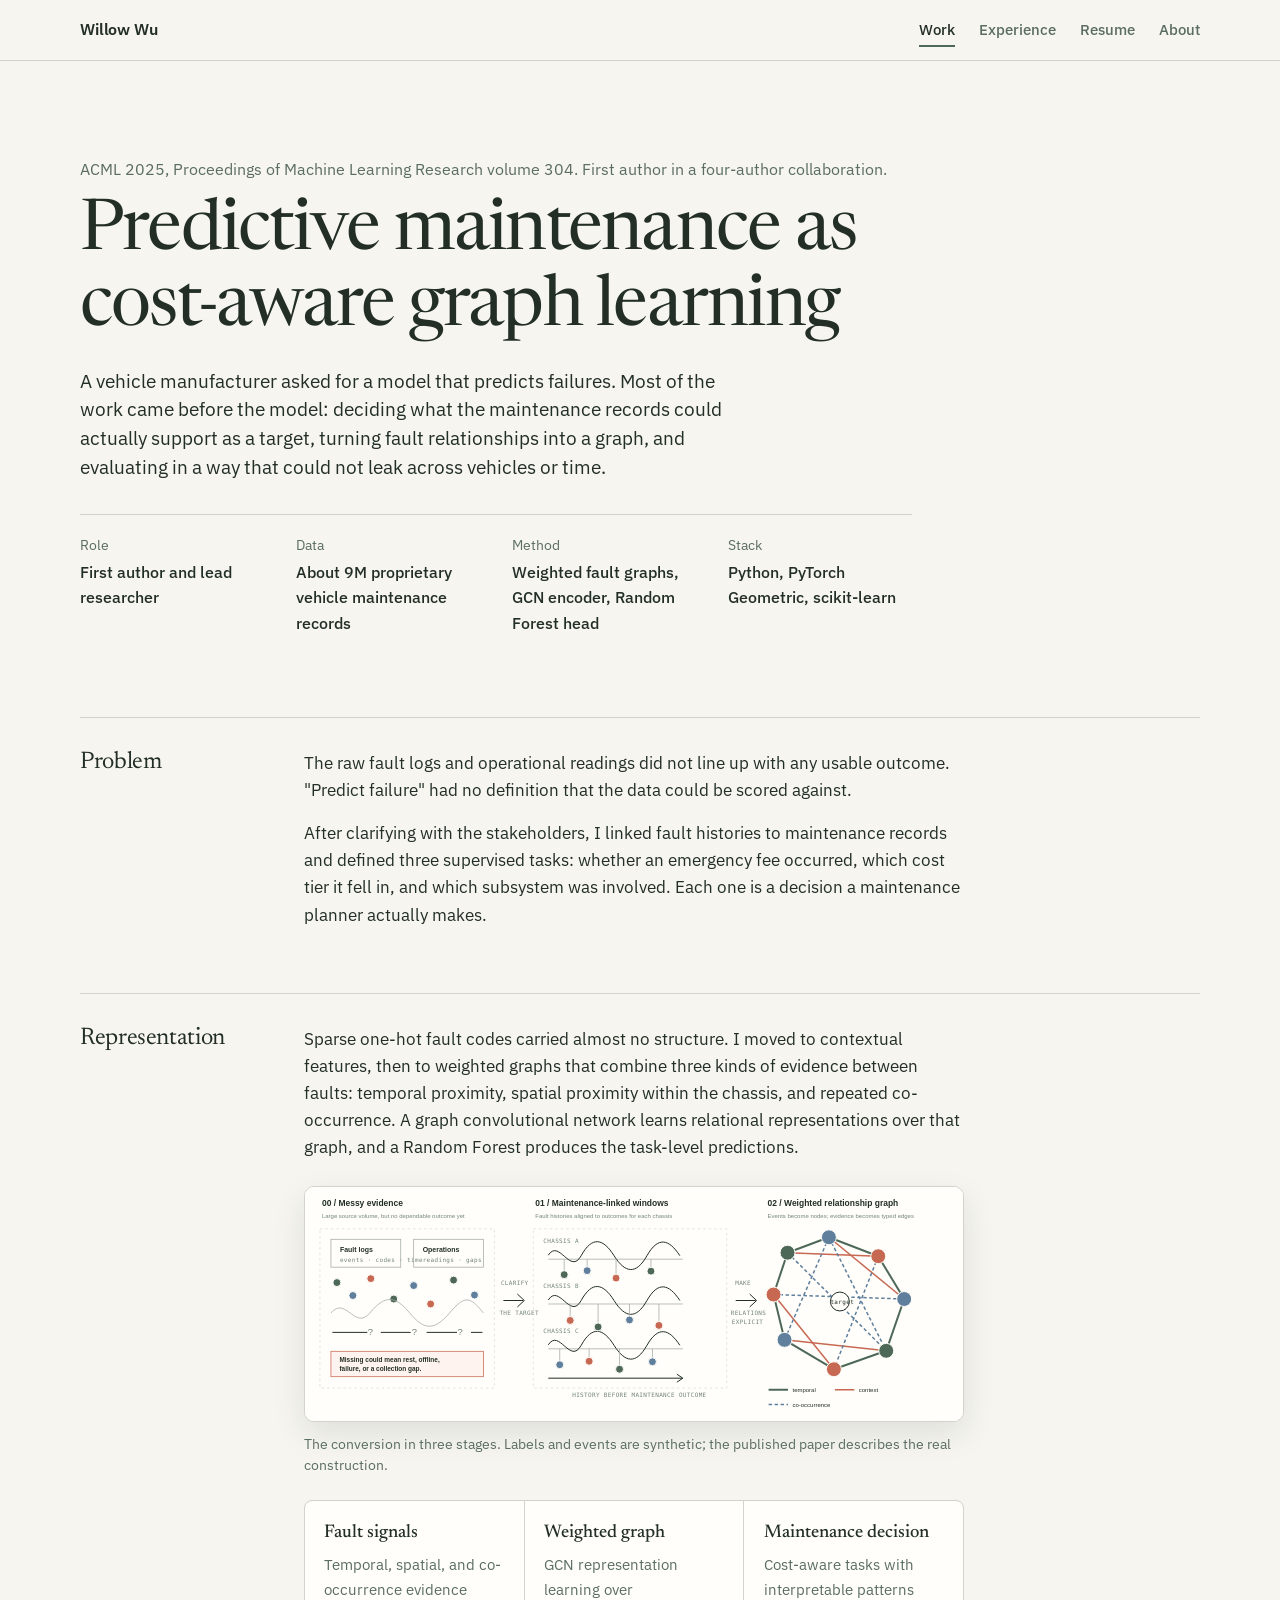
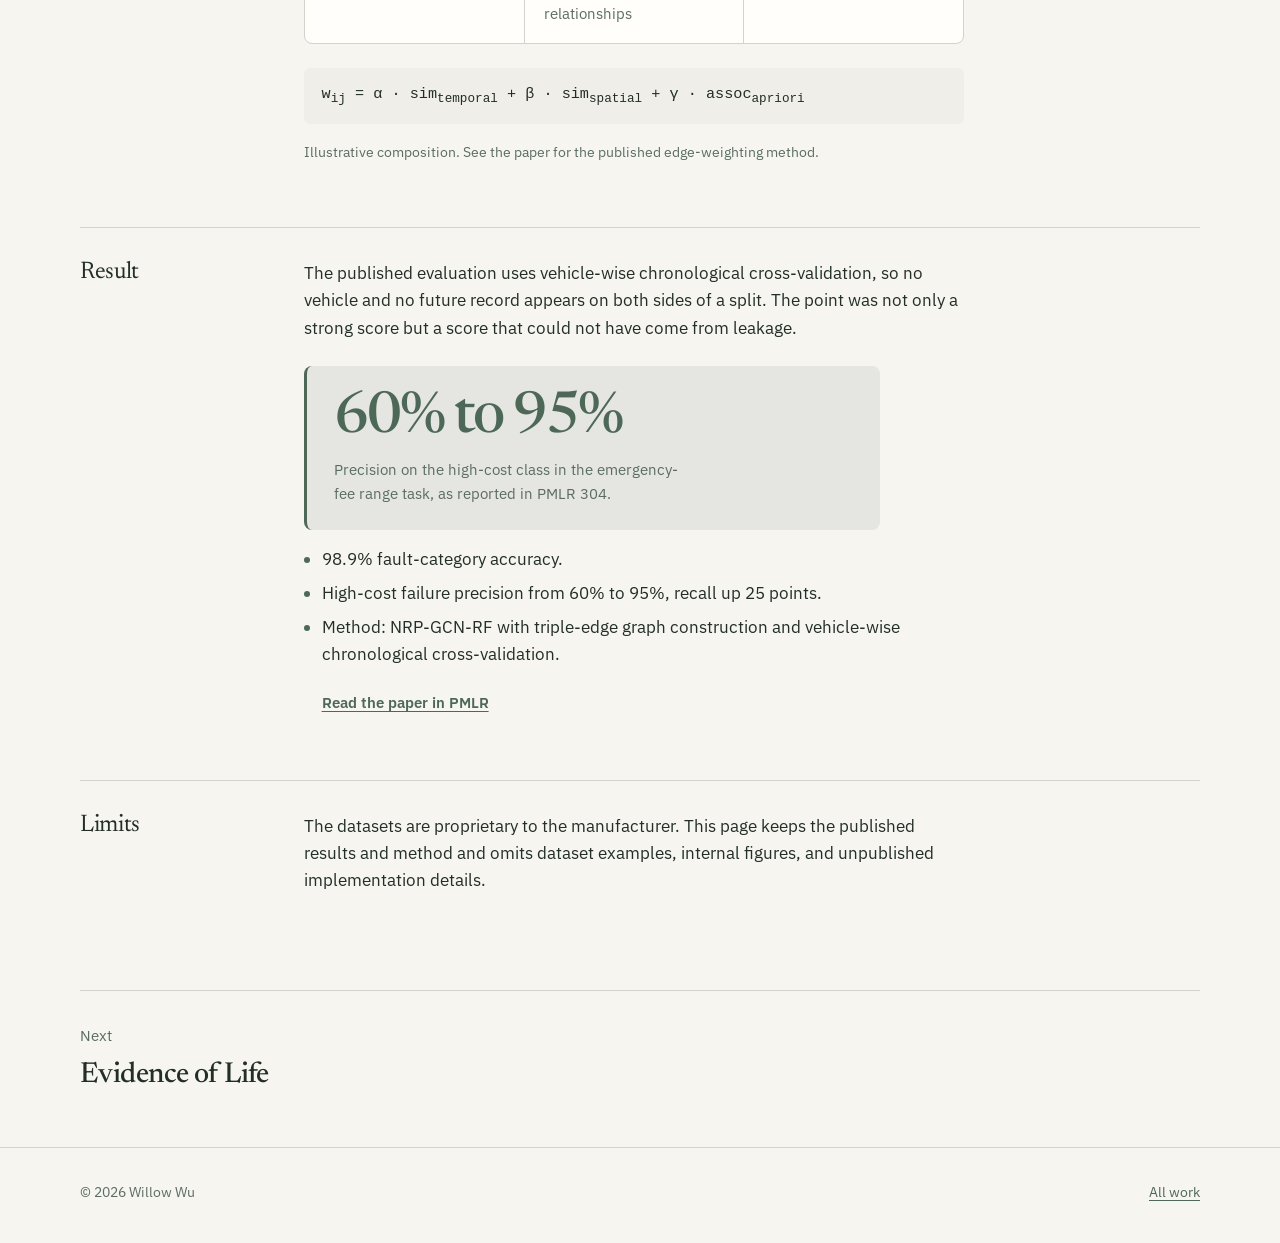
<file: work/acml.html>
<!doctype html>
<html lang="en">
  <head>
    <meta charset="UTF-8" />
    <meta name="viewport" content="width=device-width, initial-scale=1.0, viewport-fit=cover" />
    <meta name="description" content="Case study: Willow Wu's first-author ACML 2025 paper on explainable graph neural networks for predictive maintenance in vehicle chassis systems." />
    <link rel="canonical" href="https://cyriellewu.github.io/willow-portfolio/work/acml.html" />
    <meta property="og:type" content="article" />
    <meta property="og:site_name" content="Willow Wu" />
    <meta property="og:title" content="Predictive maintenance as graph learning, ACML 2025" />
    <meta property="og:description" content="From a vague prediction request to cost-aware tasks, weighted fault graphs, and leakage-aware evaluation." />
    <meta property="og:url" content="https://cyriellewu.github.io/willow-portfolio/work/acml.html" />
    <meta property="og:image" content="https://cyriellewu.github.io/willow-portfolio/assets/social/acml-og-1200x630.png" />
    <meta name="twitter:card" content="summary_large_image" />
    <title>Predictive maintenance as graph learning</title>
    <script type="application/ld+json">
      {"@context":"https://schema.org","@type":"CreativeWork","name":"Predictive maintenance as graph learning, ACML 2025","url":"https://cyriellewu.github.io/willow-portfolio/work/acml.html","author":{"@type":"Person","name":"Willow Wu","url":"https://cyriellewu.github.io/willow-portfolio/"}}
    </script>
    <link rel="icon" href="../favicon.svg" type="image/svg+xml" />
    <link rel="preload" href="../assets/fonts/newsreader-latin.woff2" as="font" type="font/woff2" crossorigin />
    <link rel="preload" href="../assets/fonts/ibm-plex-sans-latin.woff2" as="font" type="font/woff2" crossorigin />
    <link rel="stylesheet" href="../styles.css" />
  </head>
  <body>
    <a class="skip-link" href="#main">Skip to content</a>
    <header class="site-header">
      <div class="wrap">
        <a class="site-name" href="../index.html">Willow Wu</a>
        <nav class="site-nav" aria-label="Primary">
          <a href="../index.html#work" aria-current="page">Work</a>
          <a href="../path.html">Experience</a>
          <a href="../resumes.html">Resume</a>
          <a href="../about.html">About</a>
        </nav>
      </div>
    </header>

    <main id="main" class="wrap">
      <header class="case-hero">
        <p class="kicker">ACML 2025, Proceedings of Machine Learning Research volume 304. First author in a four-author collaboration.</p>
        <h1>Predictive maintenance as cost-aware graph learning</h1>
        <p class="lede">A vehicle manufacturer asked for a model that predicts failures. Most of the work came before the model: deciding what the maintenance records could actually support as a target, turning fault relationships into a graph, and evaluating in a way that could not leak across vehicles or time.</p>
        <dl class="case-meta">
          <div><dt>Role</dt><dd>First author and lead researcher</dd></div>
          <div><dt>Data</dt><dd>About 9M proprietary vehicle maintenance records</dd></div>
          <div><dt>Method</dt><dd>Weighted fault graphs, GCN encoder, Random Forest head</dd></div>
          <div><dt>Stack</dt><dd>Python, PyTorch Geometric, scikit-learn</dd></div>
        </dl>
      </header>

      <div class="case-body">
        <section>
          <h2>Problem</h2>
          <div class="text">
            <p>The raw fault logs and operational readings did not line up with any usable outcome. "Predict failure" had no definition that the data could be scored against.</p>
            <p>After clarifying with the stakeholders, I linked fault histories to maintenance records and defined three supervised tasks: whether an emergency fee occurred, which cost tier it fell in, and which subsystem was involved. Each one is a decision a maintenance planner actually makes.</p>
          </div>
        </section>

        <section>
          <h2>Representation</h2>
          <div class="text">
            <p>Sparse one-hot fault codes carried almost no structure. I moved to contextual features, then to weighted graphs that combine three kinds of evidence between faults: temporal proximity, spatial proximity within the chassis, and repeated co-occurrence. A graph convolutional network learns relational representations over that graph, and a Random Forest produces the task-level predictions.</p>
            <figure class="shot">
              <button type="button" class="frame" data-caption="From raw fault logs to maintenance-linked windows to a weighted relationship graph. All labels and events are synthetic.">
                <img src="../assets/projects/acml-graph-conversion.svg" width="1320" height="470" decoding="async" alt="Three stages: messy fault evidence, maintenance-linked windows, and a weighted relationship graph with temporal, context and co-occurrence edges" />
              </button>
              <figcaption>The conversion in three stages. Labels and events are synthetic; the published paper describes the real construction.</figcaption>
            </figure>
            <div class="flow" aria-label="Research flow">
              <div><strong>Fault signals</strong><span>Temporal, spatial, and co-occurrence evidence</span></div>
              <div><strong>Weighted graph</strong><span>GCN representation learning over relationships</span></div>
              <div><strong>Maintenance decision</strong><span>Cost-aware tasks with interpretable patterns</span></div>
            </div>
            <p class="formula">w<sub>ij</sub> = α · sim<sub>temporal</sub> + β · sim<sub>spatial</sub> + γ · assoc<sub>apriori</sub></p>
            <p>Illustrative composition. See the paper for the published edge-weighting method.</p>
          </div>
        </section>

        <section>
          <h2>Result</h2>
          <div class="text">
            <p>The published evaluation uses vehicle-wise chronological cross-validation, so no vehicle and no future record appears on both sides of a split. The point was not only a strong score but a score that could not have come from leakage.</p>
            <div class="result">
              <strong>60% to 95%</strong>
              <p>Precision on the high-cost class in the emergency-fee range task, as reported in PMLR 304.</p>
            </div>
            <ul>
              <li>98.9% fault-category accuracy.</li>
              <li>High-cost failure precision from 60% to 95%, recall up 25 points.</li>
              <li>Method: NRP-GCN-RF with triple-edge graph construction and vehicle-wise chronological cross-validation.</li>
            </ul>
            <ul class="link-list links">
              <li><a class="link" href="https://proceedings.mlr.press/v304/you26a.html" target="_blank" rel="noreferrer">Read the paper in PMLR</a></li>
            </ul>
          </div>
        </section>

        <section>
          <h2>Limits</h2>
          <div class="text">
            <p>The datasets are proprietary to the manufacturer. This page keeps the published results and method and omits dataset examples, internal figures, and unpublished implementation details.</p>
          </div>
        </section>
      </div>

      <nav class="case-next" aria-label="Next case study">
        <a href="evidence-of-life.html"><span>Next</span><strong>Evidence of Life</strong></a>
      </nav>
    </main>

    <dialog class="viewer" id="viewer" aria-label="Image viewer">
      <button type="button" class="viewer-close">Close</button>
      <img alt="" />
      <p></p>
    </dialog>

    <footer class="site-footer">
      <div class="wrap">
        <p>© <span id="year">2026</span> Willow Wu</p>
        <p><a href="../index.html#work">All work</a></p>
      </div>
    </footer>
    <script src="../app.js"></script>
  </body>
</html>
</file>
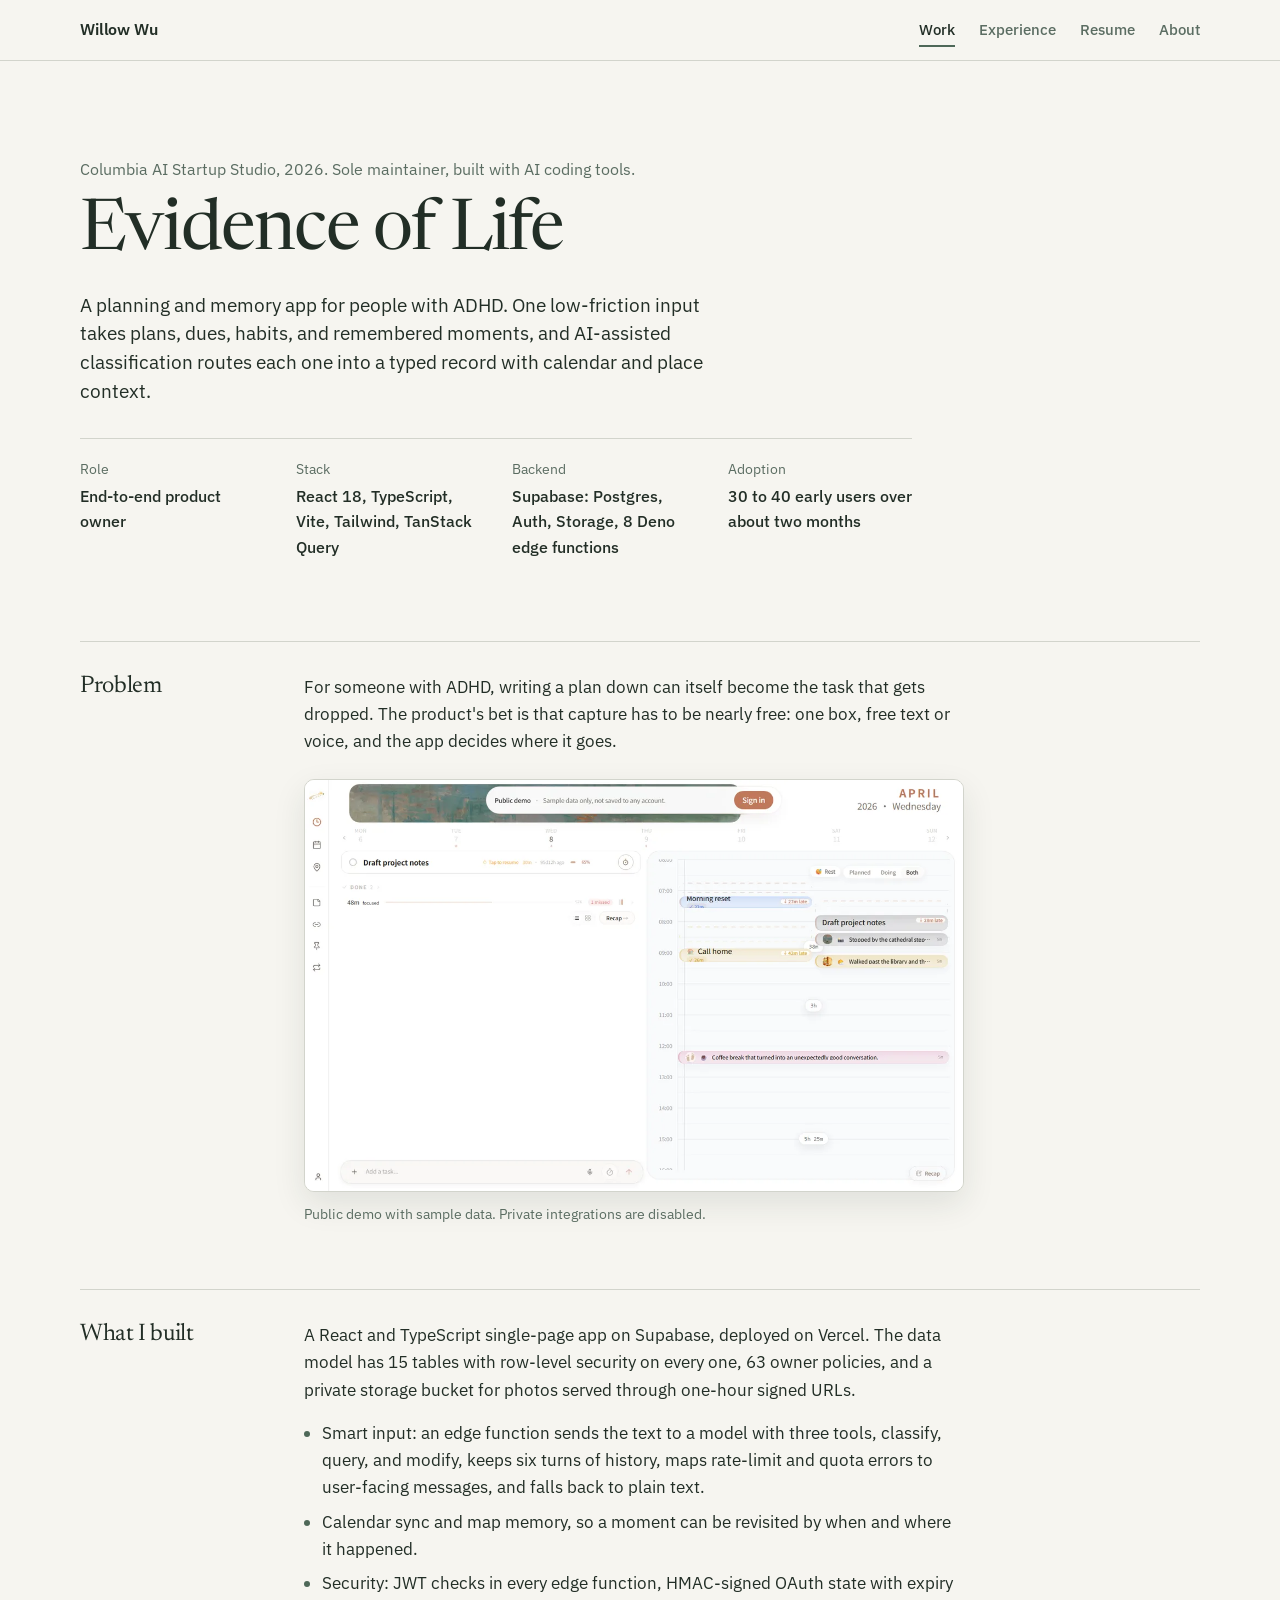
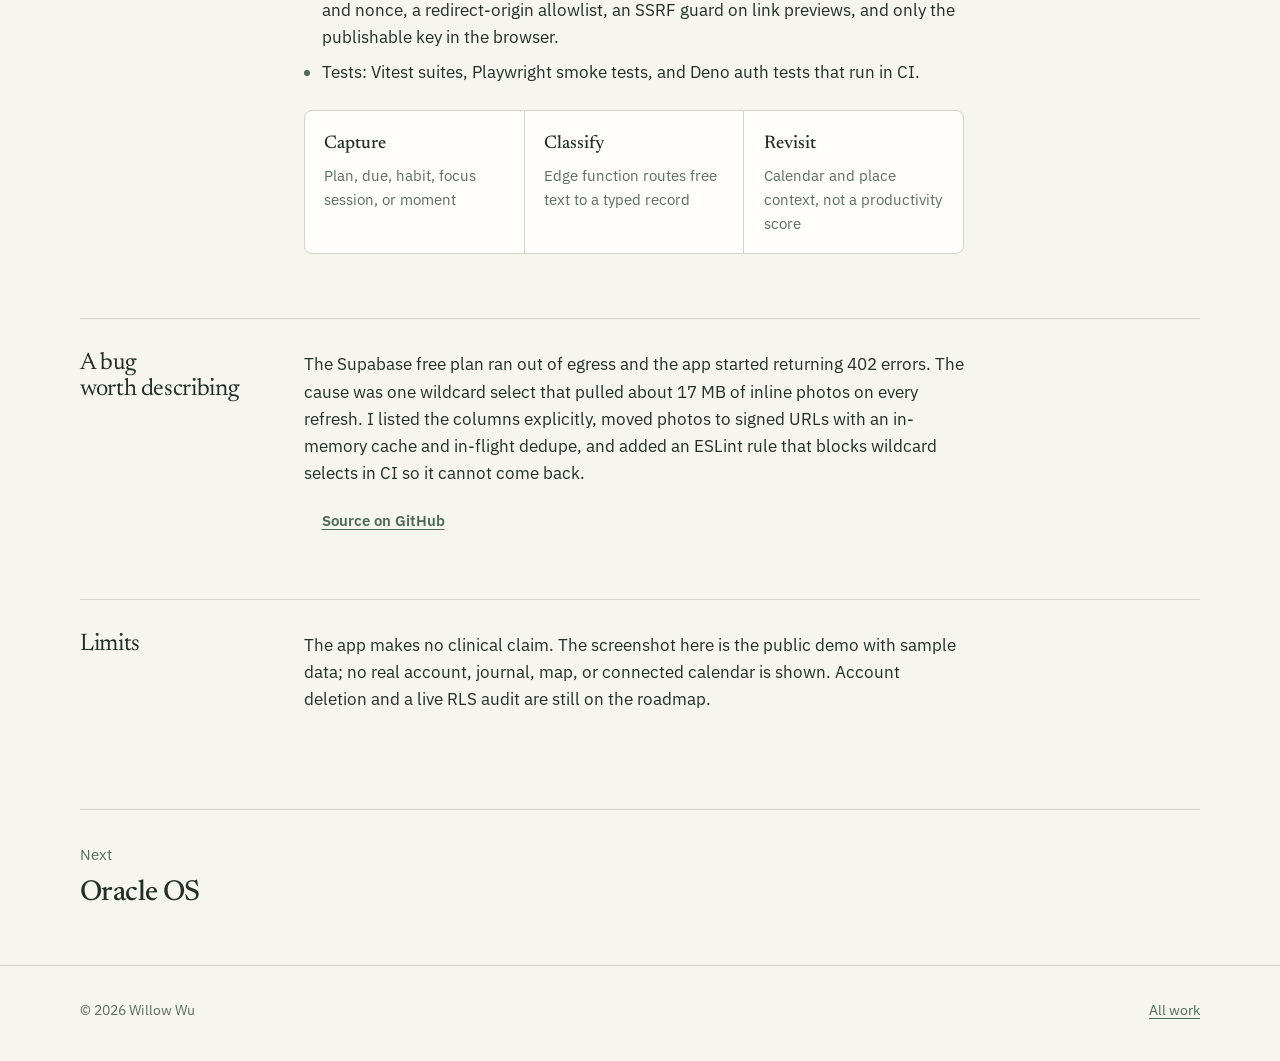
<file: work/evidence-of-life.html>
<!doctype html>
<html lang="en">
  <head>
    <meta charset="UTF-8" />
    <meta name="viewport" content="width=device-width, initial-scale=1.0, viewport-fit=cover" />
    <meta name="description" content="Case study: Evidence of Life, a planning and memory app for people with ADHD built by Willow Wu on React, TypeScript and Supabase." />
    <link rel="canonical" href="https://cyriellewu.github.io/willow-portfolio/work/evidence-of-life.html" />
    <meta property="og:type" content="article" />
    <meta property="og:site_name" content="Willow Wu" />
    <meta property="og:title" content="Evidence of Life" />
    <meta property="og:description" content="A planning and memory app for people with ADHD. React, TypeScript, Supabase. 30 to 40 early users." />
    <meta property="og:url" content="https://cyriellewu.github.io/willow-portfolio/work/evidence-of-life.html" />
    <meta property="og:image" content="https://cyriellewu.github.io/willow-portfolio/assets/social/evidence-of-life-og-1200x630.png" />
    <meta name="twitter:card" content="summary_large_image" />
    <title>Evidence of Life</title>
    <script type="application/ld+json">
      {"@context":"https://schema.org","@type":"CreativeWork","name":"Evidence of Life","url":"https://cyriellewu.github.io/willow-portfolio/work/evidence-of-life.html","author":{"@type":"Person","name":"Willow Wu","url":"https://cyriellewu.github.io/willow-portfolio/"}}
    </script>
    <link rel="icon" href="../favicon.svg" type="image/svg+xml" />
    <link rel="preload" href="../assets/fonts/newsreader-latin.woff2" as="font" type="font/woff2" crossorigin />
    <link rel="preload" href="../assets/fonts/ibm-plex-sans-latin.woff2" as="font" type="font/woff2" crossorigin />
    <link rel="stylesheet" href="../styles.css" />
  </head>
  <body>
    <a class="skip-link" href="#main">Skip to content</a>
    <header class="site-header">
      <div class="wrap">
        <a class="site-name" href="../index.html">Willow Wu</a>
        <nav class="site-nav" aria-label="Primary">
          <a href="../index.html#work" aria-current="page">Work</a>
          <a href="../path.html">Experience</a>
          <a href="../resumes.html">Resume</a>
          <a href="../about.html">About</a>
        </nav>
      </div>
    </header>

    <main id="main" class="wrap">
      <header class="case-hero">
        <p class="kicker">Columbia AI Startup Studio, 2026. Sole maintainer, built with AI coding tools.</p>
        <h1>Evidence of Life</h1>
        <p class="lede">A planning and memory app for people with ADHD. One low-friction input takes plans, dues, habits, and remembered moments, and AI-assisted classification routes each one into a typed record with calendar and place context.</p>
        <dl class="case-meta">
          <div><dt>Role</dt><dd>End-to-end product owner</dd></div>
          <div><dt>Stack</dt><dd>React 18, TypeScript, Vite, Tailwind, TanStack Query</dd></div>
          <div><dt>Backend</dt><dd>Supabase: Postgres, Auth, Storage, 8 Deno edge functions</dd></div>
          <div><dt>Adoption</dt><dd>30 to 40 early users over about two months</dd></div>
        </dl>
      </header>

      <div class="case-body">
        <section>
          <h2>Problem</h2>
          <div class="text">
            <p>For someone with ADHD, writing a plan down can itself become the task that gets dropped. The product's bet is that capture has to be nearly free: one box, free text or voice, and the app decides where it goes.</p>
            <figure class="shot">
              <button type="button" class="frame" data-caption="Evidence of Life public demo rendered from sample data. No real account is shown.">
                <picture>
                  <source type="image/webp" srcset="../assets/projects/evidence-of-life-demo-640.webp 640w, ../assets/projects/evidence-of-life-demo-1200.webp 1200w" sizes="(max-width: 860px) calc(100vw - 40px), 760px" />
                  <img src="../assets/projects/evidence-of-life-demo.png" width="1440" height="900" loading="lazy" decoding="async" alt="Evidence of Life public demo showing a sample week with tasks, a focus timer and a day timeline" />
                </picture>
              </button>
              <figcaption>Public demo with sample data. Private integrations are disabled.</figcaption>
            </figure>
          </div>
        </section>

        <section>
          <h2>What I built</h2>
          <div class="text">
            <p>A React and TypeScript single-page app on Supabase, deployed on Vercel. The data model has 15 tables with row-level security on every one, 63 owner policies, and a private storage bucket for photos served through one-hour signed URLs.</p>
            <ul>
              <li>Smart input: an edge function sends the text to a model with three tools, classify, query, and modify, keeps six turns of history, maps rate-limit and quota errors to user-facing messages, and falls back to plain text.</li>
              <li>Calendar sync and map memory, so a moment can be revisited by when and where it happened.</li>
              <li>Security: JWT checks in every edge function, HMAC-signed OAuth state with expiry and nonce, a redirect-origin allowlist, an SSRF guard on link previews, and only the publishable key in the browser.</li>
              <li>Tests: Vitest suites, Playwright smoke tests, and Deno auth tests that run in CI.</li>
            </ul>
            <div class="flow" aria-label="Product flow">
              <div><strong>Capture</strong><span>Plan, due, habit, focus session, or moment</span></div>
              <div><strong>Classify</strong><span>Edge function routes free text to a typed record</span></div>
              <div><strong>Revisit</strong><span>Calendar and place context, not a productivity score</span></div>
            </div>
          </div>
        </section>

        <section>
          <h2>A bug worth describing</h2>
          <div class="text">
            <p>The Supabase free plan ran out of egress and the app started returning 402 errors. The cause was one wildcard select that pulled about 17 MB of inline photos on every refresh. I listed the columns explicitly, moved photos to signed URLs with an in-memory cache and in-flight dedupe, and added an ESLint rule that blocks wildcard selects in CI so it cannot come back.</p>
            <ul class="link-list links">
              <li><a class="link" href="https://github.com/Cyriellewu/evidenceoflife-v2" target="_blank" rel="noreferrer">Source on GitHub</a></li>
            </ul>
          </div>
        </section>

        <section>
          <h2>Limits</h2>
          <div class="text">
            <p>The app makes no clinical claim. The screenshot here is the public demo with sample data; no real account, journal, map, or connected calendar is shown. Account deletion and a live RLS audit are still on the roadmap.</p>
          </div>
        </section>
      </div>

      <nav class="case-next" aria-label="Next case study">
        <a href="oracle-os.html"><span>Next</span><strong>Oracle OS</strong></a>
      </nav>
    </main>

    <dialog class="viewer" id="viewer" aria-label="Image viewer">
      <button type="button" class="viewer-close">Close</button>
      <img alt="" />
      <p></p>
    </dialog>

    <footer class="site-footer">
      <div class="wrap">
        <p>© <span id="year">2026</span> Willow Wu</p>
        <p><a href="../index.html#work">All work</a></p>
      </div>
    </footer>
    <script src="../app.js"></script>
  </body>
</html>
</file>
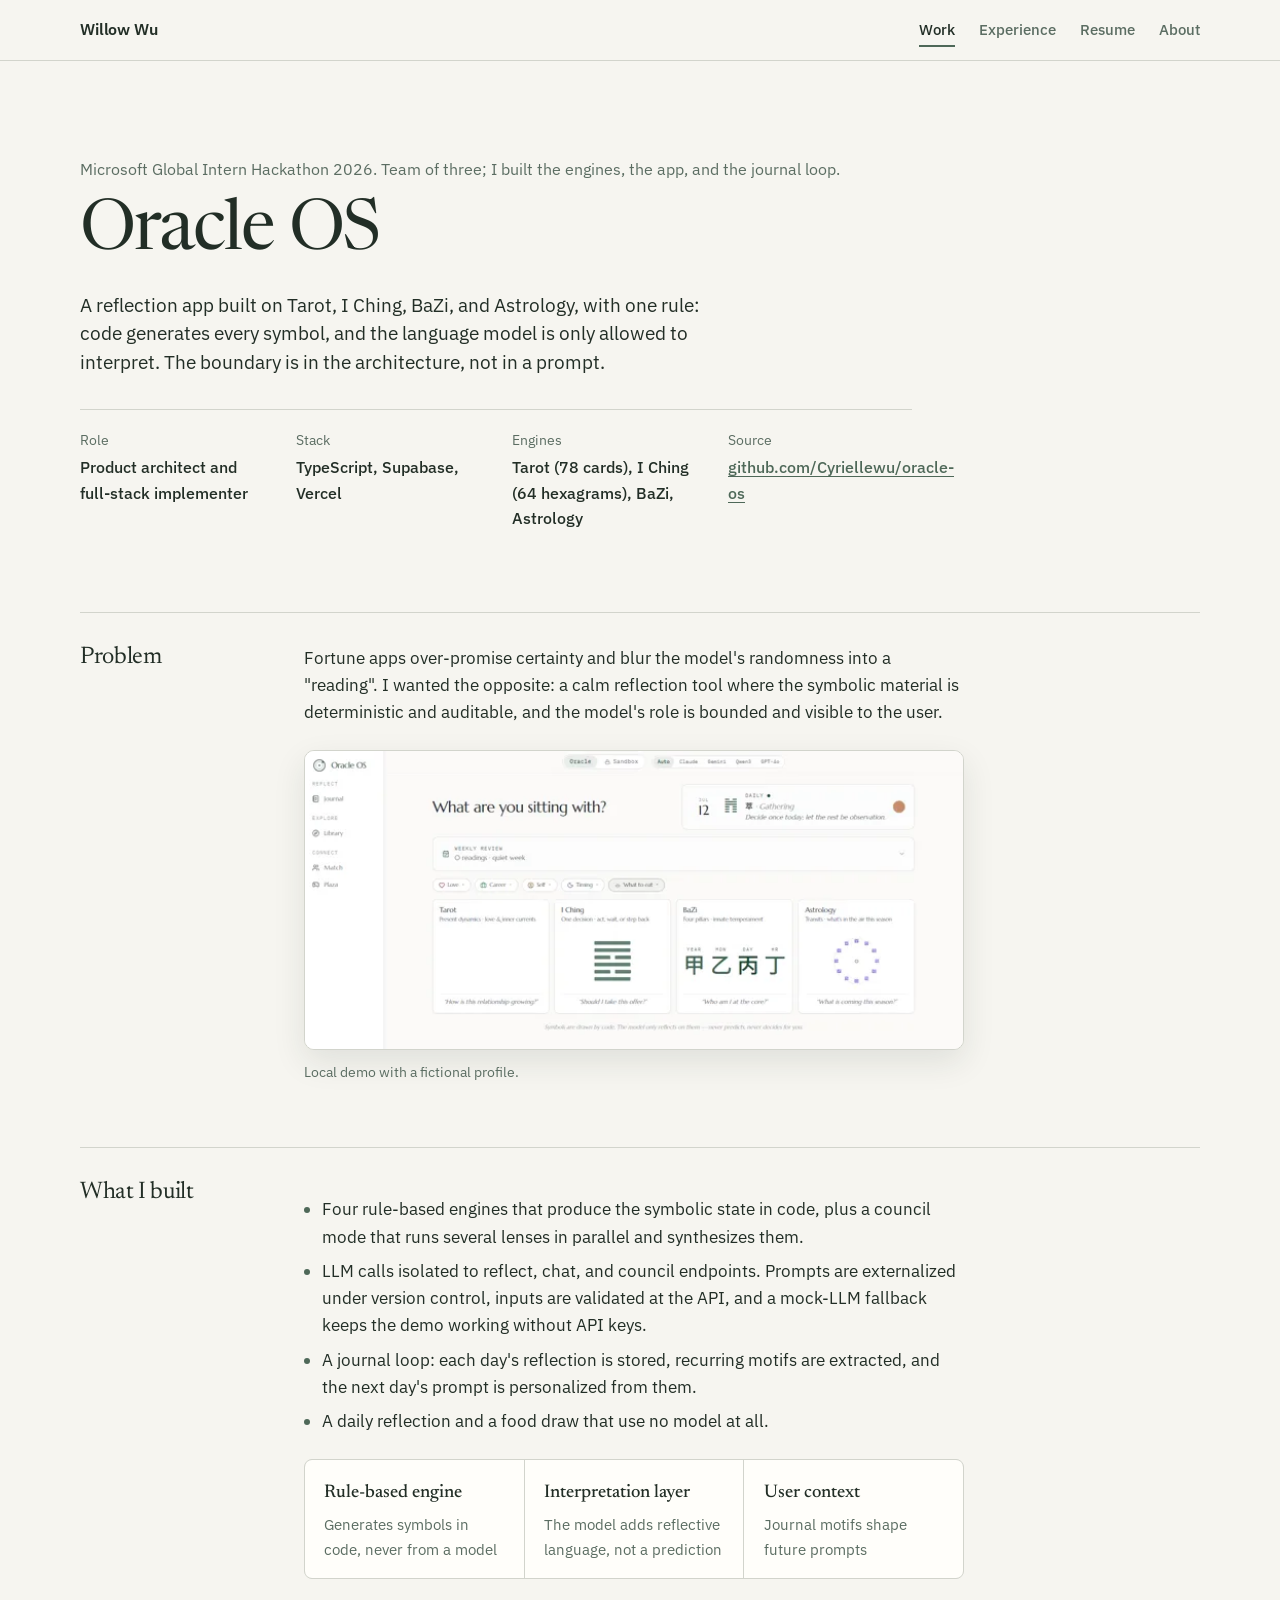
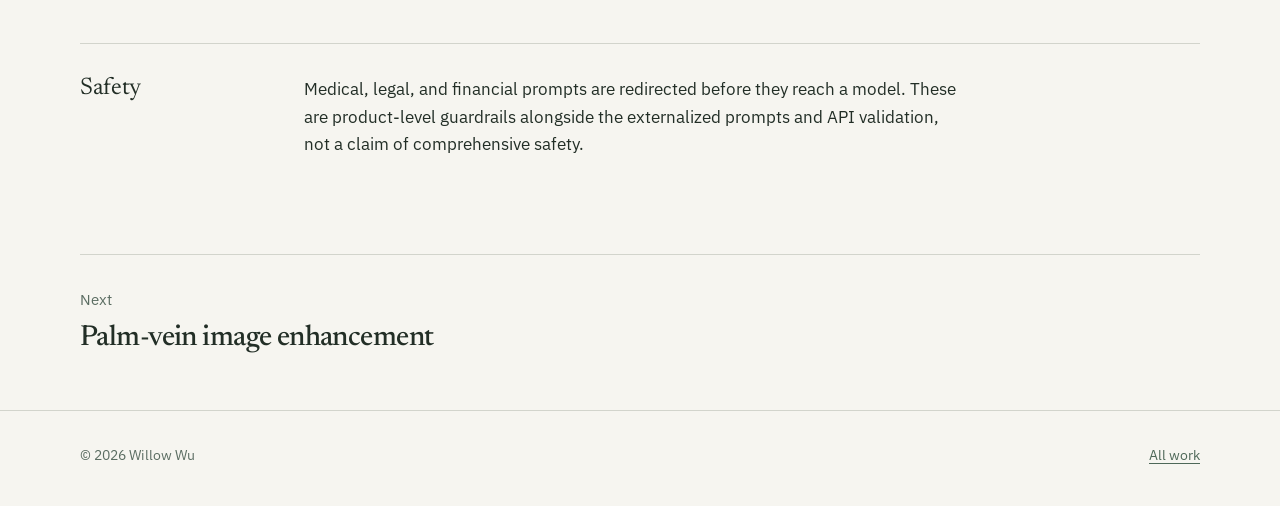
<file: work/oracle-os.html>
<!doctype html>
<html lang="en">
  <head>
    <meta charset="UTF-8" />
    <meta name="viewport" content="width=device-width, initial-scale=1.0, viewport-fit=cover" />
    <meta name="description" content="Case study: Oracle OS, a symbolic reflection app where code generates every symbol and the language model only interprets, built by Willow Wu." />
    <link rel="canonical" href="https://cyriellewu.github.io/willow-portfolio/work/oracle-os.html" />
    <meta property="og:type" content="article" />
    <meta property="og:site_name" content="Willow Wu" />
    <meta property="og:title" content="Oracle OS" />
    <meta property="og:description" content="Code draws the symbols. The model only explains them." />
    <meta property="og:url" content="https://cyriellewu.github.io/willow-portfolio/work/oracle-os.html" />
    <meta property="og:image" content="https://cyriellewu.github.io/willow-portfolio/assets/social/oracle-os-og-1200x630.png" />
    <meta name="twitter:card" content="summary_large_image" />
    <title>Oracle OS</title>
    <script type="application/ld+json">
      {"@context":"https://schema.org","@type":"CreativeWork","name":"Oracle OS","url":"https://cyriellewu.github.io/willow-portfolio/work/oracle-os.html","author":{"@type":"Person","name":"Willow Wu","url":"https://cyriellewu.github.io/willow-portfolio/"}}
    </script>
    <link rel="icon" href="../favicon.svg" type="image/svg+xml" />
    <link rel="preload" href="../assets/fonts/newsreader-latin.woff2" as="font" type="font/woff2" crossorigin />
    <link rel="preload" href="../assets/fonts/ibm-plex-sans-latin.woff2" as="font" type="font/woff2" crossorigin />
    <link rel="stylesheet" href="../styles.css" />
  </head>
  <body>
    <a class="skip-link" href="#main">Skip to content</a>
    <header class="site-header">
      <div class="wrap">
        <a class="site-name" href="../index.html">Willow Wu</a>
        <nav class="site-nav" aria-label="Primary">
          <a href="../index.html#work" aria-current="page">Work</a>
          <a href="../path.html">Experience</a>
          <a href="../resumes.html">Resume</a>
          <a href="../about.html">About</a>
        </nav>
      </div>
    </header>

    <main id="main" class="wrap">
      <header class="case-hero">
        <p class="kicker">Microsoft Global Intern Hackathon 2026. Team of three; I built the engines, the app, and the journal loop.</p>
        <h1>Oracle OS</h1>
        <p class="lede">A reflection app built on Tarot, I Ching, BaZi, and Astrology, with one rule: code generates every symbol, and the language model is only allowed to interpret. The boundary is in the architecture, not in a prompt.</p>
        <dl class="case-meta">
          <div><dt>Role</dt><dd>Product architect and full-stack implementer</dd></div>
          <div><dt>Stack</dt><dd>TypeScript, Supabase, Vercel</dd></div>
          <div><dt>Engines</dt><dd>Tarot (78 cards), I Ching (64 hexagrams), BaZi, Astrology</dd></div>
          <div><dt>Source</dt><dd><a href="https://github.com/Cyriellewu/oracle-os" target="_blank" rel="noreferrer">github.com/Cyriellewu/oracle-os</a></dd></div>
        </dl>
      </header>

      <div class="case-body">
        <section>
          <h2>Problem</h2>
          <div class="text">
            <p>Fortune apps over-promise certainty and blur the model's randomness into a "reading". I wanted the opposite: a calm reflection tool where the symbolic material is deterministic and auditable, and the model's role is bounded and visible to the user.</p>
            <figure class="shot">
              <button type="button" class="frame" data-caption="Oracle OS local demo with a fictional profile. The symbols shown are selected by application logic.">
                <picture>
                  <source type="image/webp" srcset="../assets/projects/oracle-os-demo-640.webp 640w, ../assets/projects/oracle-os-demo-1200.webp 1200w" sizes="(max-width: 860px) calc(100vw - 40px), 760px" />
                  <img src="../assets/projects/oracle-os-demo.png" width="1280" height="580" loading="lazy" decoding="async" alt="Oracle OS demo showing Tarot, I Ching, BaZi and Astrology lenses generated by code" />
                </picture>
              </button>
              <figcaption>Local demo with a fictional profile.</figcaption>
            </figure>
          </div>
        </section>

        <section>
          <h2>What I built</h2>
          <div class="text">
            <ul>
              <li>Four rule-based engines that produce the symbolic state in code, plus a council mode that runs several lenses in parallel and synthesizes them.</li>
              <li>LLM calls isolated to reflect, chat, and council endpoints. Prompts are externalized under version control, inputs are validated at the API, and a mock-LLM fallback keeps the demo working without API keys.</li>
              <li>A journal loop: each day's reflection is stored, recurring motifs are extracted, and the next day's prompt is personalized from them.</li>
              <li>A daily reflection and a food draw that use no model at all.</li>
            </ul>
            <div class="flow" aria-label="System boundary">
              <div><strong>Rule-based engine</strong><span>Generates symbols in code, never from a model</span></div>
              <div><strong>Interpretation layer</strong><span>The model adds reflective language, not a prediction</span></div>
              <div><strong>User context</strong><span>Journal motifs shape future prompts</span></div>
            </div>
          </div>
        </section>

        <section>
          <h2>Safety</h2>
          <div class="text">
            <p>Medical, legal, and financial prompts are redirected before they reach a model. These are product-level guardrails alongside the externalized prompts and API validation, not a claim of comprehensive safety.</p>
          </div>
        </section>
      </div>

      <nav class="case-next" aria-label="Next case study">
        <a href="palm-vein.html"><span>Next</span><strong>Palm-vein image enhancement</strong></a>
      </nav>
    </main>

    <dialog class="viewer" id="viewer" aria-label="Image viewer">
      <button type="button" class="viewer-close">Close</button>
      <img alt="" />
      <p></p>
    </dialog>

    <footer class="site-footer">
      <div class="wrap">
        <p>© <span id="year">2026</span> Willow Wu</p>
        <p><a href="../index.html#work">All work</a></p>
      </div>
    </footer>
    <script src="../app.js"></script>
  </body>
</html>
</file>
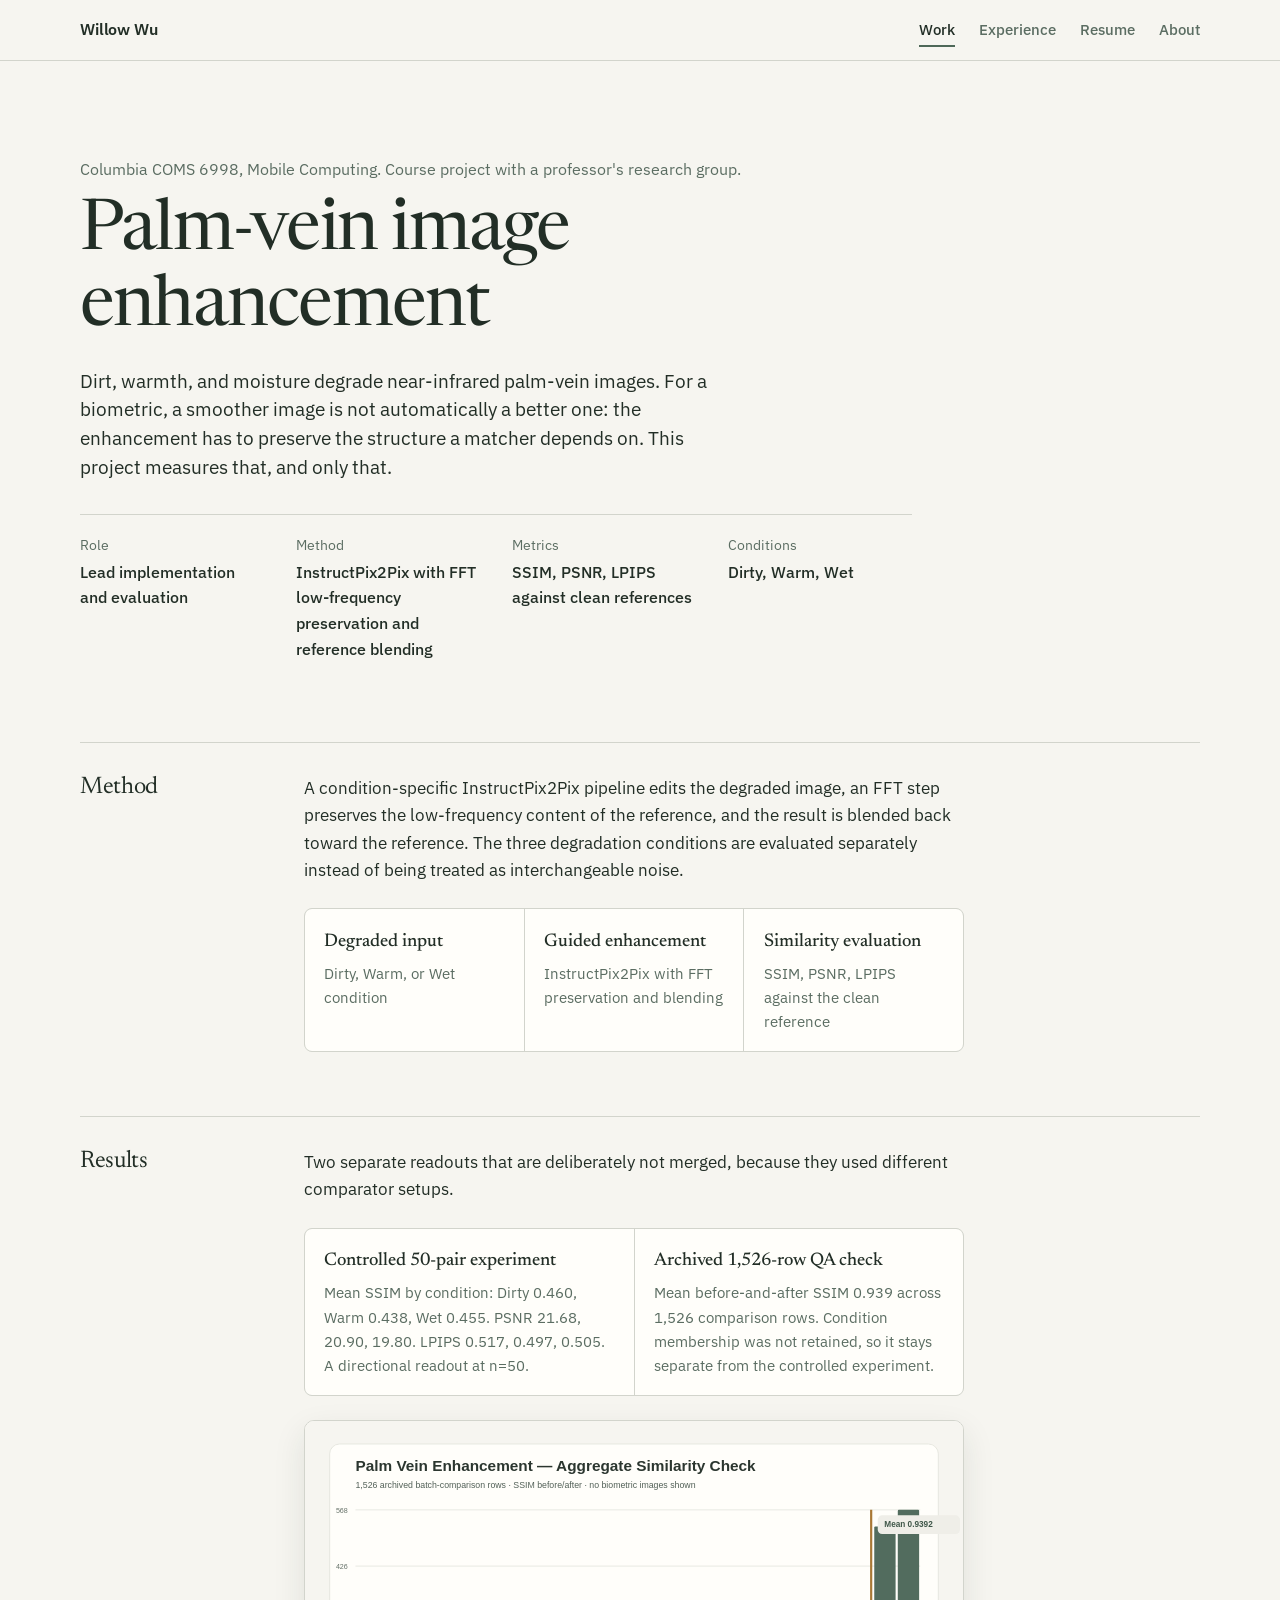
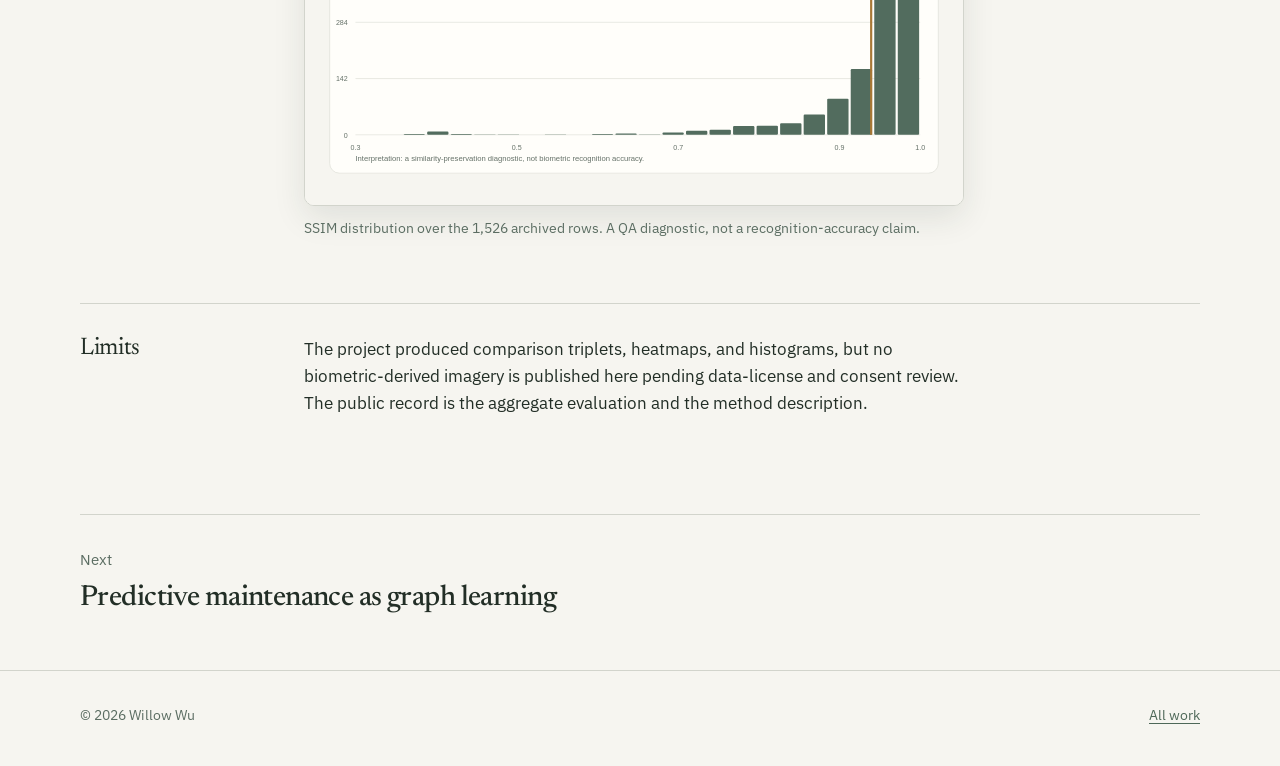
<file: work/palm-vein.html>
<!doctype html>
<html lang="en">
  <head>
    <meta charset="UTF-8" />
    <meta name="viewport" content="width=device-width, initial-scale=1.0, viewport-fit=cover" />
    <meta name="description" content="Case study: controllable near-infrared palm-image enhancement evaluated with similarity metrics rather than recognition claims, by Willow Wu." />
    <link rel="canonical" href="https://cyriellewu.github.io/willow-portfolio/work/palm-vein.html" />
    <meta property="og:type" content="article" />
    <meta property="og:site_name" content="Willow Wu" />
    <meta property="og:title" content="Palm-vein image enhancement" />
    <meta property="og:description" content="Enhancement must preserve the structure a biometric depends on, not only look cleaner." />
    <meta property="og:url" content="https://cyriellewu.github.io/willow-portfolio/work/palm-vein.html" />
    <meta property="og:image" content="https://cyriellewu.github.io/willow-portfolio/assets/social/palm-vein-og-1200x630.png" />
    <meta name="twitter:card" content="summary_large_image" />
    <title>Palm-vein image enhancement</title>
    <link rel="icon" href="../favicon.svg" type="image/svg+xml" />
    <link rel="preload" href="../assets/fonts/newsreader-latin.woff2" as="font" type="font/woff2" crossorigin />
    <link rel="preload" href="../assets/fonts/ibm-plex-sans-latin.woff2" as="font" type="font/woff2" crossorigin />
    <link rel="stylesheet" href="../styles.css" />
  </head>
  <body>
    <a class="skip-link" href="#main">Skip to content</a>
    <header class="site-header">
      <div class="wrap">
        <a class="site-name" href="../index.html">Willow Wu</a>
        <nav class="site-nav" aria-label="Primary">
          <a href="../index.html#work" aria-current="page">Work</a>
          <a href="../path.html">Experience</a>
          <a href="../resumes.html">Resume</a>
          <a href="../about.html">About</a>
        </nav>
      </div>
    </header>

    <main id="main" class="wrap">
      <header class="case-hero">
        <p class="kicker">Columbia COMS 6998, Mobile Computing. Course project with a professor's research group.</p>
        <h1>Palm-vein image enhancement</h1>
        <p class="lede">Dirt, warmth, and moisture degrade near-infrared palm-vein images. For a biometric, a smoother image is not automatically a better one: the enhancement has to preserve the structure a matcher depends on. This project measures that, and only that.</p>
        <dl class="case-meta">
          <div><dt>Role</dt><dd>Lead implementation and evaluation</dd></div>
          <div><dt>Method</dt><dd>InstructPix2Pix with FFT low-frequency preservation and reference blending</dd></div>
          <div><dt>Metrics</dt><dd>SSIM, PSNR, LPIPS against clean references</dd></div>
          <div><dt>Conditions</dt><dd>Dirty, Warm, Wet</dd></div>
        </dl>
      </header>

      <div class="case-body">
        <section>
          <h2>Method</h2>
          <div class="text">
            <p>A condition-specific InstructPix2Pix pipeline edits the degraded image, an FFT step preserves the low-frequency content of the reference, and the result is blended back toward the reference. The three degradation conditions are evaluated separately instead of being treated as interchangeable noise.</p>
            <div class="flow" aria-label="Evaluation flow">
              <div><strong>Degraded input</strong><span>Dirty, Warm, or Wet condition</span></div>
              <div><strong>Guided enhancement</strong><span>InstructPix2Pix with FFT preservation and blending</span></div>
              <div><strong>Similarity evaluation</strong><span>SSIM, PSNR, LPIPS against the clean reference</span></div>
            </div>
          </div>
        </section>

        <section>
          <h2>Results</h2>
          <div class="text">
            <p>Two separate readouts that are deliberately not merged, because they used different comparator setups.</p>
            <div class="flow two" aria-label="Two evaluation readouts">
              <div><strong>Controlled 50-pair experiment</strong><span>Mean SSIM by condition: Dirty 0.460, Warm 0.438, Wet 0.455. PSNR 21.68, 20.90, 19.80. LPIPS 0.517, 0.497, 0.505. A directional readout at n=50.</span></div>
              <div><strong>Archived 1,526-row QA check</strong><span>Mean before-and-after SSIM 0.939 across 1,526 comparison rows. Condition membership was not retained, so it stays separate from the controlled experiment.</span></div>
            </div>
            <figure class="shot">
              <div class="frame static">
                <img src="../assets/projects/palm-vein-ssim.svg" width="1200" height="700" loading="lazy" decoding="async" alt="Histogram of 1,526 aggregate SSIM before-and-after values with a mean of 0.939" />
              </div>
              <figcaption>SSIM distribution over the 1,526 archived rows. A QA diagnostic, not a recognition-accuracy claim.</figcaption>
            </figure>
          </div>
        </section>

        <section>
          <h2>Limits</h2>
          <div class="text">
            <p>The project produced comparison triplets, heatmaps, and histograms, but no biometric-derived imagery is published here pending data-license and consent review. The public record is the aggregate evaluation and the method description.</p>
          </div>
        </section>
      </div>

      <nav class="case-next" aria-label="Next case study">
        <a href="acml.html"><span>Next</span><strong>Predictive maintenance as graph learning</strong></a>
      </nav>
    </main>

    <footer class="site-footer">
      <div class="wrap">
        <p>© <span id="year">2026</span> Willow Wu</p>
        <p><a href="../index.html#work">All work</a></p>
      </div>
    </footer>
    <script src="../app.js"></script>
  </body>
</html>
</file>
<file: styles.css>
/* Willow Wu: personal site
   Layout: one left-aligned column, 1120px max, large section headings, project rows with big figures.
   Type: Newsreader for headings, IBM Plex Sans for running text and interface.
   Color: warm paper, dark green ink, sage accent. Light and dark themes. */

@font-face {
  font-family: "Newsreader";
  src: url("assets/fonts/newsreader-latin.woff2") format("woff2");
  font-style: normal;
  font-weight: 400 500;
  font-display: swap;
}
@font-face {
  font-family: "IBM Plex Sans";
  src: url("assets/fonts/ibm-plex-sans-latin.woff2") format("woff2");
  font-style: normal;
  font-weight: 400 600;
  font-display: swap;
}

:root {
  color-scheme: light;
  --bg: #f6f5f0;
  --surface: #fffefa;
  --surface-soft: #efeee8;
  --ink: #222e26;
  --muted: #5b6d62;
  --line: #d2d4cc;
  --line-strong: #222e26;
  --accent: #4e6858;
  --accent-hover: #3b5244;
  --accent-soft: rgba(78, 104, 88, 0.1);
  --accent-ink: #ffffff;
  --shadow: 0 12px 32px rgba(34, 46, 38, 0.1);
  --font-display: "Newsreader", Georgia, "Times New Roman", serif;
  --font-text: "IBM Plex Sans", "Helvetica Neue", Arial, sans-serif;
  --gutter-left: max(20px, env(safe-area-inset-left, 0px));
  --gutter-right: max(20px, env(safe-area-inset-right, 0px));
}
@media (prefers-color-scheme: dark) {
  :root:not([data-theme="light"]) {
    color-scheme: dark;
    --bg: #171d1a;
    --surface: #1f2622;
    --surface-soft: #242c27;
    --ink: #ecebe4;
    --muted: #a3b0a8;
    --line: #323b35;
    --line-strong: #ecebe4;
    --accent: #9fbcaa;
    --accent-hover: #b8d2c3;
    --accent-soft: rgba(159, 188, 170, 0.14);
    --accent-ink: #171d1a;
    --shadow: 0 12px 32px rgba(0, 0, 0, 0.35);
  }
}
:root[data-theme="dark"] {
  color-scheme: dark;
  --bg: #171d1a;
  --surface: #1f2622;
  --surface-soft: #242c27;
  --ink: #ecebe4;
  --muted: #a3b0a8;
  --line: #323b35;
  --line-strong: #ecebe4;
  --accent: #9fbcaa;
  --accent-hover: #b8d2c3;
  --accent-soft: rgba(159, 188, 170, 0.14);
  --accent-ink: #171d1a;
  --shadow: 0 12px 32px rgba(0, 0, 0, 0.35);
}

*, *::before, *::after { box-sizing: border-box; }
html { scroll-behavior: smooth; scroll-padding-top: 5rem; -webkit-text-size-adjust: 100%; }
body {
  margin: 0;
  background: var(--bg);
  color: var(--ink);
  font-family: var(--font-text);
  font-size: 1.0625rem;
  line-height: 1.6;
  text-rendering: optimizeLegibility;
}
h1, h2, h3, h4, p, ul, ol, dl, dd, figure, blockquote { margin: 0; }
img, svg { max-width: 100%; height: auto; display: block; }
a { color: inherit; text-decoration: none; }
p a, li a, dd a, .prose a { color: var(--accent); text-decoration: underline; text-decoration-thickness: 1px; text-underline-offset: 3px; }
p a:hover, li a:hover, dd a:hover, .prose a:hover { color: var(--accent-hover); text-decoration-thickness: 2px; }
:focus-visible { outline: 2px solid var(--accent); outline-offset: 3px; }
::selection { background: var(--accent); color: var(--accent-ink); }

h1, h2, h3, h4 {
  font-family: var(--font-display);
  font-weight: 400;
  line-height: 1.08;
  letter-spacing: -0.015em;
  text-wrap: balance;
  font-optical-sizing: auto;
}

.skip-link {
  position: fixed; top: 0.75rem; left: 0.75rem; z-index: 50;
  padding: 0.6rem 0.9rem; background: var(--accent); color: var(--accent-ink);
  font-weight: 600; transform: translateY(-200%);
}
.skip-link:focus { transform: none; }

.wrap {
  width: 100%;
  max-width: calc(1120px + var(--gutter-left) + var(--gutter-right));
  margin-inline: auto;
  padding-left: var(--gutter-left);
  padding-right: var(--gutter-right);
}

/* Header */
.site-header {
  position: sticky; top: env(safe-area-inset-top, 0px); z-index: 20;
  background: color-mix(in srgb, var(--bg) 92%, transparent);
  backdrop-filter: blur(10px);
  border-bottom: 1px solid var(--line);
}
.site-header .wrap {
  display: flex; flex-wrap: wrap; align-items: center; justify-content: space-between;
  gap: 0.5rem 1.5rem; min-height: 3.75rem; padding-block: 0.7rem;
}
.site-name { font-weight: 600; font-size: 1rem; letter-spacing: -0.01em; }
.site-nav { display: flex; flex-wrap: wrap; gap: 0.25rem 1.5rem; font-weight: 500; font-size: 0.95rem; color: var(--muted); }
.site-nav a { padding-block: 0.25rem; border-bottom: 2px solid transparent; }
.site-nav a:hover { color: var(--ink); }
.site-nav a[aria-current="page"] { color: var(--ink); border-bottom-color: var(--accent); }

/* Hero */
.hero { display: grid; grid-template-columns: minmax(0, 1.15fr) minmax(0, 1fr); gap: 2.5rem clamp(3rem, 6vw, 6rem); align-items: start; padding-block: clamp(3rem, 7vw, 5.5rem) clamp(2.5rem, 6vw, 4.5rem); }
.hero h1 {
  font-size: clamp(3rem, 7.5vw, 5.4rem);
  font-weight: 400;
  letter-spacing: -0.025em;
  line-height: 1.0;
}
.hero-lede { max-width: 30ch; margin-top: 1.5rem; font-size: clamp(1.2rem, 2vw, 1.45rem); line-height: 1.45; }
.hero-actions { display: flex; flex-wrap: wrap; align-items: center; gap: 0.75rem 1.5rem; margin-top: 2rem; }
.hero-facts { display: grid; gap: 0; padding-top: 0.6rem; border-top: 1px solid var(--line); }
.hero-facts div { display: grid; grid-template-columns: 6.5rem minmax(0, 1fr); gap: 1rem; padding-block: 0.8rem; border-bottom: 1px solid var(--line); font-size: 0.98rem; line-height: 1.5; }
.hero-facts dt { font-weight: 600; color: var(--ink); }
.hero-facts dd { color: var(--muted); }
.copy-email { padding: 0; border: 0; background: none; color: var(--accent); font: inherit; font-weight: 600; cursor: pointer; }
.copy-email:hover { color: var(--accent-hover); text-decoration: underline; text-underline-offset: 3px; }
.copy-email.is-copied { color: var(--muted); }
.hero-actions .copy-email { font-size: 0.95rem; }
.prose .copy-email { font-weight: 400; text-decoration: underline; text-decoration-thickness: 1px; text-underline-offset: 3px; }
.hero-actions { display: flex; flex-wrap: wrap; align-items: center; gap: 0.75rem 1.5rem; margin-top: 2rem; }

.btn {
  display: inline-flex; align-items: center; gap: 0.5rem;
  min-height: 2.8rem; padding: 0.6rem 1.2rem;
  border: 1.5px solid var(--accent); border-radius: 6px;
  background: transparent; color: var(--accent);
  font-weight: 600; font-size: 0.95rem; line-height: 1.2;
  cursor: pointer; transition: background-color 150ms ease, color 150ms ease, border-color 150ms ease, transform 150ms ease;
}
.btn:hover { background: var(--accent); color: var(--accent-ink); transform: translateY(-1px); }
.btn-primary { background: var(--accent); color: var(--accent-ink); }
.btn-primary:hover { background: var(--accent-hover); border-color: var(--accent-hover); color: var(--accent-ink); }
.link { font-weight: 600; font-size: 0.95rem; color: var(--accent); }
.link:hover { color: var(--accent-hover); text-decoration: underline; text-underline-offset: 3px; }
.link-list { display: flex; flex-wrap: wrap; gap: 0.4rem 1.5rem; padding: 0; margin: 0; list-style: none; }

/* Sections */
.section { padding-block: clamp(2.5rem, 6vw, 4.5rem); border-top: 1px solid var(--line); }
.section-grid { display: grid; grid-template-columns: minmax(0, 1fr); gap: 1.75rem; align-items: start; }
.section-label { font-size: clamp(2rem, 4vw, 2.9rem); letter-spacing: -0.03em; }
.section-label span { display: block; max-width: 56ch; margin-top: 0.75rem; color: var(--muted); font-family: var(--font-text); font-weight: 400; font-size: 1.05rem; line-height: 1.5; letter-spacing: 0; }
.section-intro { max-width: 60ch; color: var(--muted); }

/* Projects */
.project-list { display: grid; }
.project {
  display: grid; grid-template-columns: minmax(0, 1fr) minmax(0, 48%);
  gap: 1.5rem 3.5rem; align-items: start;
  padding-block: 2.5rem; border-top: 1px solid var(--line);
}
.project:first-child { border-top: 0; padding-top: 0; }
.project.no-figure { grid-template-columns: minmax(0, 1fr); }
.project h3 { font-size: clamp(1.6rem, 2.8vw, 2.1rem); max-width: 24ch; }
.project .meta { margin-top: 0.6rem; color: var(--muted); font-size: 0.95rem; }
.project .summary { max-width: 58ch; margin-top: 1rem; font-size: 1.1rem; line-height: 1.5; }
.project ul { margin-top: 1.1rem; padding-left: 1.1rem; max-width: 60ch; display: grid; gap: 0.55rem; }
.project li::marker { color: var(--accent); }
.project .links { margin-top: 1.25rem; }
.project.no-figure ul { max-width: 70ch; }

figure.shot { margin: 0; }
figure.shot .frame {
  display: block; width: 100%; padding: 0; margin: 0; overflow: hidden;
  border: 1px solid var(--line); border-radius: 10px; background: var(--surface);
  box-shadow: var(--shadow);
  cursor: zoom-in; color: inherit; text-align: inherit;
  transition: transform 200ms ease, box-shadow 200ms ease;
}
figure.shot .frame:hover { transform: translateY(-3px); }
figure.shot .frame.static { cursor: default; }
figure.shot .frame.static:hover { transform: none; }
figure.shot img { width: 100%; height: auto; }
figure.shot figcaption { margin-top: 0.75rem; color: var(--muted); font-size: 0.9rem; line-height: 1.45; }

/* Compact list of smaller work */
.more-work { display: grid; border-top: 1px solid var(--line); }
.more-work > div { display: grid; grid-template-columns: 14rem minmax(0, 1fr); gap: 0.5rem 2.5rem; padding-block: 1.25rem; border-bottom: 1px solid var(--line); }
.more-work h4 { font-family: var(--font-text); font-size: 1.05rem; font-weight: 600; letter-spacing: -0.01em; }
.more-work h4 span { display: block; margin-top: 0.2rem; color: var(--muted); font-weight: 400; font-size: 0.9rem; }
.more-work p { max-width: 64ch; }

/* Experience rows */
.rows { display: grid; border-top: 1px solid var(--line); }
.row { display: grid; grid-template-columns: 11rem minmax(0, 1fr); gap: 0.35rem 2rem; padding-block: 1.35rem; border-bottom: 1px solid var(--line); }
.row .when { font-variant-numeric: tabular-nums; font-size: 0.95rem; color: var(--muted); padding-top: 0.15rem; }
.row h3 { font-family: var(--font-text); font-size: 1.15rem; font-weight: 600; letter-spacing: -0.01em; line-height: 1.3; }
.row h3 span { font-weight: 400; color: var(--muted); }
.row p { max-width: 64ch; margin-top: 0.35rem; color: var(--muted); font-size: 1rem; }
.row ul { max-width: 66ch; margin-top: 0.6rem; padding-left: 1.1rem; display: grid; gap: 0.4rem; font-size: 1rem; }
.row li::marker { color: var(--accent); }

/* Contact */
.contact p { max-width: 50ch; font-size: 1.15rem; }
.contact .section-label { margin-bottom: -0.5rem; }
.contact-list { display: grid; gap: 0.6rem; margin-top: 1.25rem; padding: 0; list-style: none; font-weight: 600; }
.contact-list a { color: var(--accent); }
.contact-list a:hover { color: var(--accent-hover); text-decoration: underline; text-underline-offset: 3px; }

.site-footer { padding-block: 2rem 2.5rem; border-top: 1px solid var(--line); color: var(--muted); font-size: 0.9rem; }
.site-footer .wrap { display: flex; flex-wrap: wrap; justify-content: space-between; gap: 0.5rem 2rem; }
.site-footer a { text-decoration: underline; text-underline-offset: 3px; }
.site-footer a:hover { color: var(--ink); }

/* Inner pages */
.page { padding-block: clamp(3.5rem, 8vw, 6rem) clamp(3rem, 8vw, 6rem); }
.page h1 { font-size: clamp(2.6rem, 6.5vw, 4.4rem); letter-spacing: -0.025em; max-width: 18ch; }
.page .lede { max-width: 60ch; margin-top: 1.25rem; font-size: 1.2rem; line-height: 1.5; }
.prose { max-width: 66ch; }
.prose p + p, .prose ul + p, .prose p + ul { margin-top: 1rem; }
.prose ul { padding-left: 1.1rem; display: grid; gap: 0.45rem; }
.prose li::marker { color: var(--accent); }
.prose h2 { margin-top: 2.75rem; font-size: 1.7rem; }
.prose h2 + p, .prose h2 + ul { margin-top: 0.75rem; }
.stack { display: grid; gap: clamp(2.5rem, 6vw, 4rem); margin-top: clamp(2.5rem, 6vw, 4rem); }
.stack > .section-grid { grid-template-columns: 11rem minmax(0, 1fr); gap: 1rem 3rem; padding-top: 2rem; border-top: 1px solid var(--line); }
.stack > .section-grid .section-label { font-size: 1.5rem; position: sticky; top: 4.75rem; }

/* Case study pages */
.case-hero { padding-block: clamp(3.5rem, 8vw, 6rem) clamp(2rem, 5vw, 3rem); }
.case-hero .kicker { color: var(--muted); font-size: 1rem; }
.case-hero h1 { font-size: clamp(2.6rem, 6.5vw, 4.4rem); letter-spacing: -0.025em; max-width: 20ch; margin-top: 0.75rem; }
.case-hero .lede { max-width: 60ch; margin-top: 1.25rem; font-size: 1.2rem; line-height: 1.5; }
.case-meta { display: grid; grid-template-columns: repeat(auto-fit, minmax(10rem, 1fr)); gap: 1rem 2rem; max-width: 52rem; margin-top: 2rem; padding-top: 1.25rem; border-top: 1px solid var(--line); }
.case-meta dt { font-size: 0.85rem; color: var(--muted); }
.case-meta dd { margin-top: 0.2rem; font-size: 1rem; font-weight: 500; }
.case-body { display: grid; gap: clamp(2.5rem, 6vw, 4rem); padding-block: clamp(1rem, 3vw, 2rem) clamp(3rem, 8vw, 6rem); }
.case-body section { display: grid; grid-template-columns: 11rem minmax(0, 1fr); gap: 1rem 3rem; align-items: start; padding-top: 2rem; border-top: 1px solid var(--line); }
.case-body section h2 { font-size: 1.5rem; position: sticky; top: 4.75rem; }
.case-body .text { max-width: 66ch; }
.case-body .text > p + p { margin-top: 1rem; }
.case-body .text ul { margin-top: 1rem; padding-left: 1.1rem; display: grid; gap: 0.45rem; }
.case-body .text li::marker { color: var(--accent); }
.case-body .text .links { margin-top: 1.25rem; }
.case-body figure.shot { margin-top: 1.5rem; }
.flow { display: grid; grid-template-columns: repeat(3, minmax(0, 1fr)); gap: 1px; margin-top: 1.5rem; background: var(--line); border: 1px solid var(--line); border-radius: 8px; overflow: hidden; }
.flow.two { grid-template-columns: repeat(2, minmax(0, 1fr)); }
.flow div { padding: 1.1rem 1.2rem; background: var(--surface); font-size: 0.95rem; }
.flow strong { display: block; font-family: var(--font-display); font-weight: 500; font-size: 1.15rem; margin-bottom: 0.3rem; }
.flow span { color: var(--muted); }
.result { margin-top: 1.5rem; padding: 1.5rem 1.7rem; border-radius: 8px; background: var(--accent-soft); border-left: 3px solid var(--accent); max-width: 36rem; }
.result strong { display: block; font-family: var(--font-display); font-weight: 500; font-size: clamp(2.4rem, 5vw, 3.6rem); letter-spacing: -0.04em; line-height: 1; color: var(--accent); font-variant-numeric: tabular-nums; }
.result p { margin-top: 0.6rem; color: var(--muted); font-size: 0.95rem; max-width: 40ch; }
.formula { margin-top: 1.5rem; padding: 0.9rem 1.1rem; border-radius: 6px; background: var(--surface-soft); font-family: ui-monospace, "SFMono-Regular", Menlo, Consolas, monospace; font-size: 0.95rem; overflow-x: auto; }
.formula + p { margin-top: 0.6rem; color: var(--muted); font-size: 0.9rem; }
.case-next { padding-block: 2rem 3rem; border-top: 1px solid var(--line); }
.case-next a { display: inline-block; }
.case-next span { display: block; color: var(--muted); font-size: 0.95rem; }
.case-next strong { display: block; margin-top: 0.3rem; font-family: var(--font-display); font-weight: 500; font-size: 1.8rem; letter-spacing: -0.02em; }
.case-next a:hover strong { color: var(--accent); }

/* Resume page */
.resume { max-width: 56rem; }
.resume-head { display: flex; flex-wrap: wrap; justify-content: space-between; gap: 1rem 2rem; align-items: flex-end; }
.resume-head .lines { color: var(--muted); font-size: 1rem; margin-top: 0.75rem; }
.resume-head .lines a { color: var(--accent); text-decoration: underline; text-underline-offset: 3px; }
.resume-section { display: grid; grid-template-columns: 11rem minmax(0, 1fr); gap: 1rem 3rem; padding-top: 1.75rem; margin-top: 1.75rem; border-top: 1px solid var(--line); }
.resume-section h2 { font-size: 1.4rem; position: sticky; top: 4.75rem; }
.resume-section .rows { border-top: 0; }
.resume-section .row { grid-template-columns: minmax(0, 1fr) auto; gap: 0.2rem 1.5rem; padding-block: 1rem; }
.resume-section .row:first-child { padding-top: 0; }
.resume-section .row:last-child { border-bottom: 0; }
.resume-section .row h3 { font-size: 1.05rem; }
.resume-section .row .when { text-align: right; white-space: nowrap; padding-top: 0.1rem; }
.resume-section .row .sub { grid-column: 1 / -1; color: var(--muted); font-size: 0.95rem; margin-top: 0; }
.resume-section .row ul { grid-column: 1 / -1; margin-top: 0.4rem; }
.resume-section .row ul li { font-size: 0.98rem; }
.skills { display: grid; gap: 0.5rem; }
.skills div { display: grid; grid-template-columns: 9rem minmax(0, 1fr); gap: 0.25rem 1rem; font-size: 0.98rem; }
.skills dt { font-weight: 600; font-size: 0.95rem; }

/* Lightbox */
.viewer { width: min(1180px, calc(100% - 2rem)); max-width: none; max-height: calc(100vh - 2rem); margin: auto; padding: 3rem 1rem 1rem; border: 1px solid var(--line); border-radius: 10px; background: var(--bg); color: var(--ink); }
.viewer::backdrop { background: rgba(20, 28, 24, 0.72); }
.viewer img { width: 100%; height: auto; border: 1px solid var(--line); border-radius: 6px; }
.viewer p { margin-top: 0.75rem; color: var(--muted); font-size: 0.95rem; }
.viewer-close { position: absolute; top: 0.6rem; right: 0.75rem; min-height: 2.25rem; padding: 0.3rem 0.8rem; border: 1px solid var(--line); border-radius: 6px; background: var(--surface); color: var(--ink); font-family: var(--font-text); font-weight: 600; cursor: pointer; }

/* Responsive */
@media (max-width: 860px) {
  .hero { grid-template-columns: minmax(0, 1fr); gap: 2rem; }
  .hero-lede { max-width: 40ch; }
  .project, .project.no-figure { grid-template-columns: minmax(0, 1fr); }
  .project figure.shot { max-width: 680px; }
  .more-work > div { grid-template-columns: minmax(0, 1fr); gap: 0.35rem; }
  .flow, .flow.two { grid-template-columns: minmax(0, 1fr); }
}
@media (max-width: 720px) {
  .stack > .section-grid, .case-body section, .resume-section { grid-template-columns: minmax(0, 1fr); gap: 0.75rem; }
  .stack > .section-grid .section-label, .case-body section h2, .resume-section h2 { position: static; }
  .row { grid-template-columns: minmax(0, 1fr); gap: 0.15rem; }
  .resume-section .row { grid-template-columns: minmax(0, 1fr); }
  .resume-section .row .when { text-align: left; order: -1; }
  .skills div { grid-template-columns: minmax(0, 1fr); gap: 0.1rem; }
  .hero-facts div { grid-template-columns: minmax(0, 1fr); gap: 0.1rem; }
  .site-header .wrap { padding-block: 0.6rem; }
  .site-nav { font-size: 0.9rem; gap: 0.25rem 1.1rem; }
}
@media (prefers-reduced-motion: reduce) {
  html { scroll-behavior: auto; }
  *, *::before, *::after { transition-duration: 0.01ms !important; animation-duration: 0.01ms !important; }
}
@media print {
  .site-header, .site-footer, .hero-actions, .viewer, .skip-link { display: none !important; }
  body { background: #fff; color: #000; }
  .section-label, .case-body section h2, .resume-section h2 { position: static; }
  a[href^="http"]::after { content: " (" attr(href) ")"; font-size: 0.85em; color: #333; }
}
</file>
